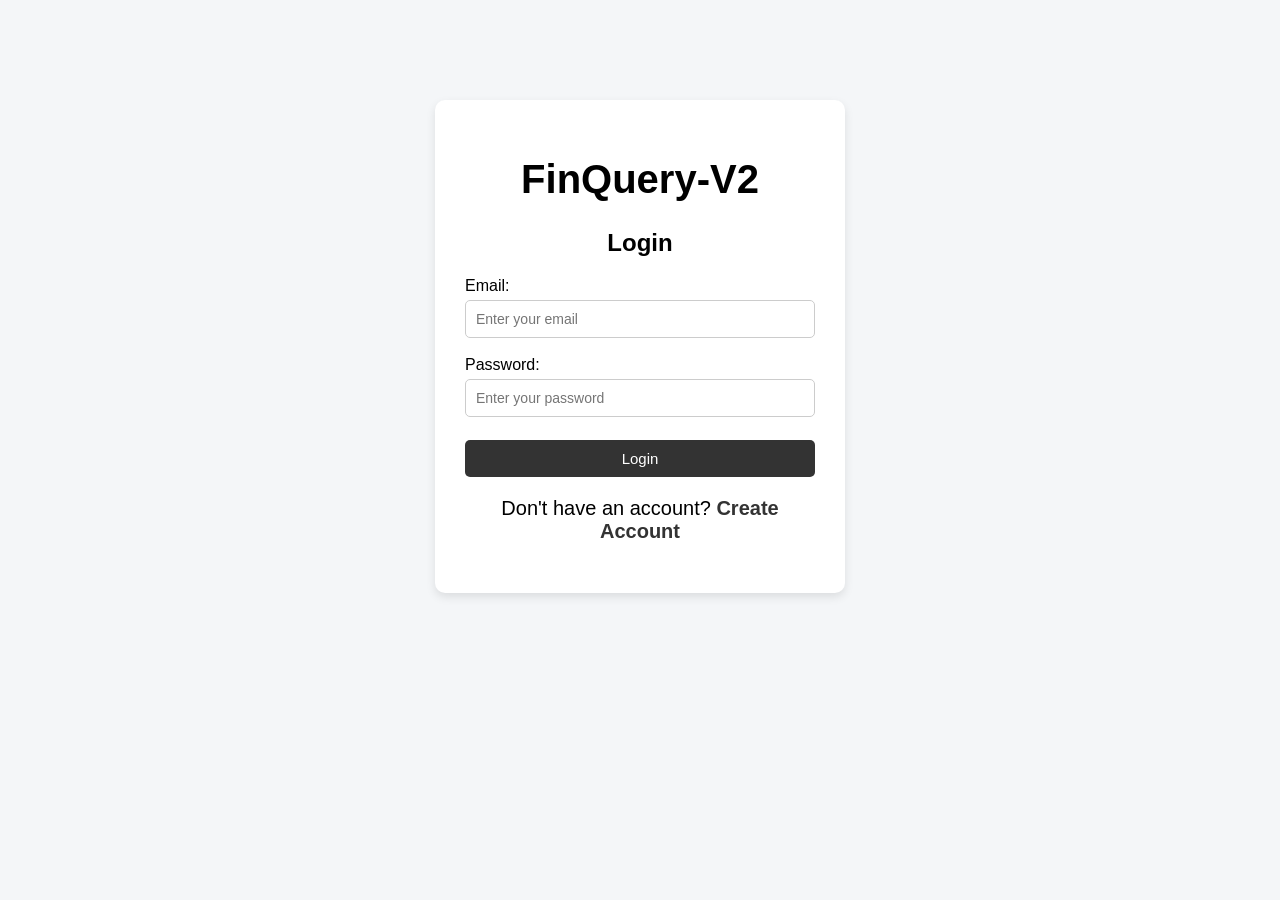
<file: frontend/add-transaction.html>
<!DOCTYPE html>
<html lang="en">

<head>
    <meta charset="UTF-8">
    <meta name="viewport" content="width=device-width, initial-scale=1.0">

    <title>FinQuery-V2 - Add Transaction</title>

    <link rel="stylesheet" href="style.css">
</head>

<body>

    <div class="dashboard-container">

        <!-- Sidebar -->
        <aside class="sidebar">

            <div class="logo-section">

                <div class="logo-icon">₹</div>

                <h1>FinQuery-V2</h1>

                <p>Financial Management</p>

            </div>


            <div class="sidebar-menu">

                <p class="menu-title">MAIN MENU</p>

                <a href="index.html" class="menu-item">
                    <span>⌂</span>
                    Dashboard
                </a>

                <a href="transactions.html" class="menu-item">
                    <span>▤</span>
                    Transactions
                </a>

                <a href="analysis.html" class="menu-item">
                    <span>◔</span>
                    Analysis
                </a>

                <a href="reports.html" class="menu-item">
                    <span>▥</span>
                    Reports
                </a>

                <a href="add-transaction.html" class="menu-item active">
                    <span>＋</span>
                    Add Transaction
                </a>

                <a href="import.html" class="menu-item">
                    <span>⇧</span>
                    Import Data
                </a>

            </div>


            <div class="budget-box">

                <small>MONTHLY BUDGET</small>

                <h3>₹9,699</h3>

                <p>of ₹15,000</p>

                <div class="budget-bar">
                    <div class="budget-progress"></div>
                </div>

                <small>65% used this month</small>

            </div>


            <div class="insight-box">

                <small>✧ AI INSIGHT</small>

                <p>Food spending is up 18% this month.</p>

            </div>


            <a href="login.html" class="logout">

                <span>↪</span>
                Logout

            </a>

        </aside>


        <!-- Main Content -->
        <main class="main-content">

            <div class="top-header">

                <div>
                    <h2>Add Transaction</h2>

                    <p>
                        Add a new financial transaction to your account.
                    </p>
                </div>

            </div>


            <!-- Add Transaction Section -->
            <section class="recent-section">

                <div class="section-header">

                    <div>
                        <h3>Transaction Details</h3>

                        <p>
                            Enter the details of your expense or income.
                        </p>
                    </div>

                </div>


                <form id="transactionForm" class="transaction-form">

                    <div class="form-group">

                        <label for="date">Date</label>

                        <input
                            type="date"
                            id="date"
                            required
                        >

                    </div>


                    <div class="form-group">

                        <label for="description">Description</label>

                        <input
                            type="text"
                            id="description"
                            placeholder="Enter description"
                            required
                        >

                    </div>


                    <div class="form-group">

                        <label for="category">Category</label>

                        <input
                            type="text"
                            id="category"
                            placeholder="Enter category"
                            required
                        >

                    </div>


                    <div class="form-group">

                        <label for="amount">Amount</label>

                        <input
                            type="number"
                            id="amount"
                            placeholder="Enter amount"
                            step="0.01"
                            required
                        >

                    </div>


                    <button type="submit" class="transaction-submit">
                        Add Transaction
                    </button>

                </form>

            </section>


            <div class="back-dashboard">

                <a href="index.html">
                    ← Back to Dashboard
                </a>

            </div>

        </main>

    </div>


    <script src="script.js"></script>

</body>

</html>
</file>
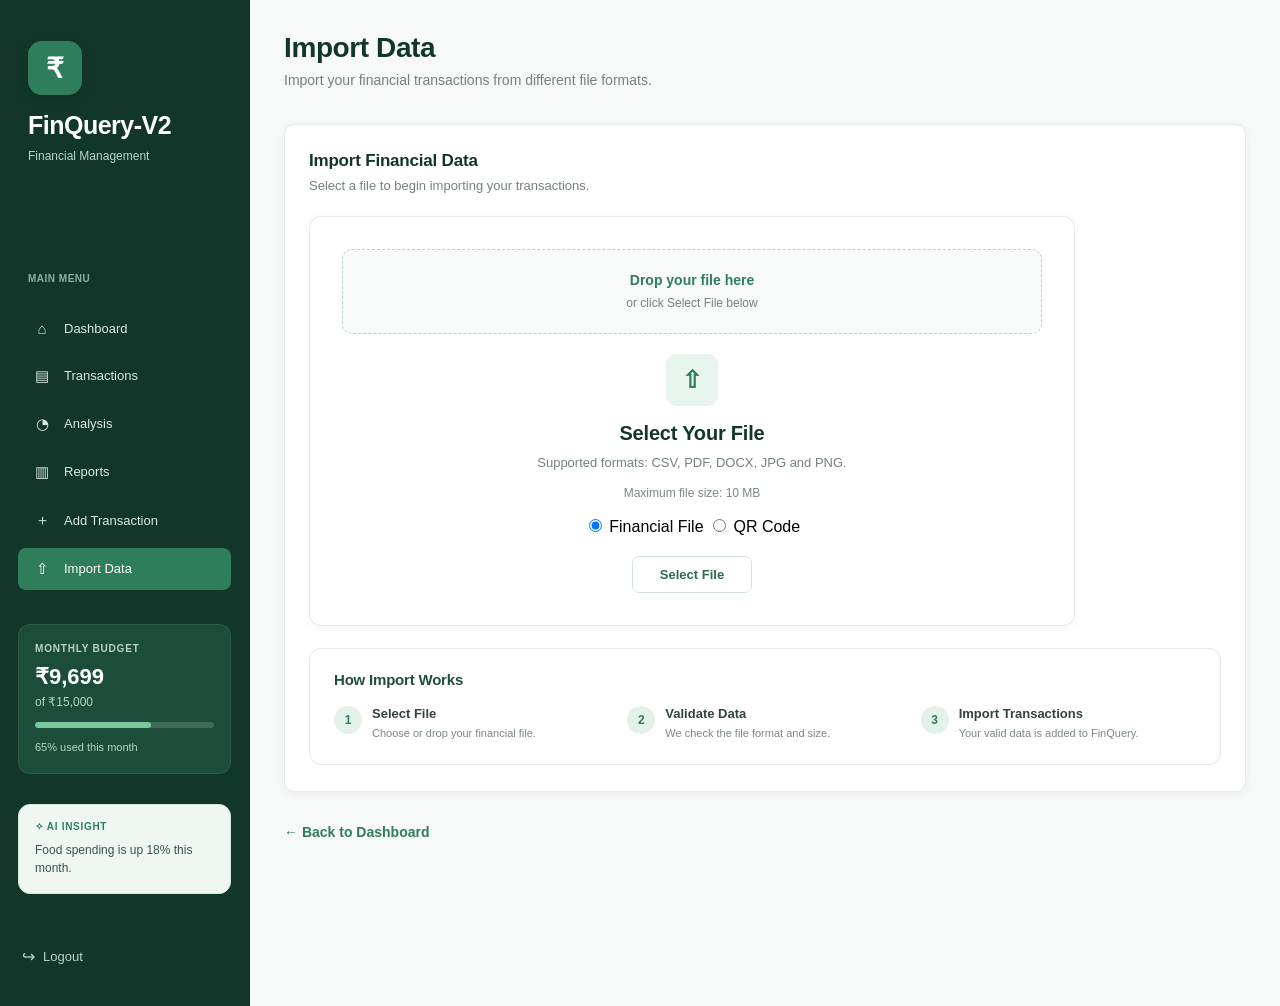
<file: frontend/import.html>
<!DOCTYPE html>
<html lang="en">

<head>

    <meta charset="UTF-8">

    <meta name="viewport" content="width=device-width, initial-scale=1.0">

    <title>FinQuery-V2 - Import Data</title>

    <link rel="stylesheet" href="style.css">

</head>


<body>

    <div class="dashboard-container">


        <!-- =========================================
             SIDEBAR
             ========================================= -->

        <aside class="sidebar">

            <div class="logo-section">

                <div class="logo-icon">₹</div>

                <h1>FinQuery-V2</h1>

                <p>Financial Management</p>

            </div>


            <div class="sidebar-menu">

                <p class="menu-title">MAIN MENU</p>


                <a href="index.html" class="menu-item">

                    <span>⌂</span>

                    Dashboard

                </a>


                <a href="transactions.html" class="menu-item">

                    <span>▤</span>

                    Transactions

                </a>


                <a href="analysis.html" class="menu-item">

                    <span>◔</span>

                    Analysis

                </a>


                <a href="reports.html" class="menu-item">

                    <span>▥</span>

                    Reports

                </a>


                <a href="add-transaction.html" class="menu-item">

                    <span>＋</span>

                    Add Transaction

                </a>


                <a href="import.html" class="menu-item active">

                    <span>⇧</span>

                    Import Data

                </a>

            </div>


            <div class="budget-box">

                <small>MONTHLY BUDGET</small>

                <h3>₹9,699</h3>

                <p>of ₹15,000</p>


                <div class="budget-bar">

                    <div class="budget-progress"></div>

                </div>


                <small>65% used this month</small>

            </div>


            <div class="insight-box">

                <small>✧ AI INSIGHT</small>

                <p>Food spending is up 18% this month.</p>

            </div>


            <a href="login.html" class="logout">

                <span>↪</span>

                Logout

            </a>

        </aside>



        <!-- =========================================
             MAIN CONTENT
             ========================================= -->

        <main class="main-content">


            <div class="top-header">

                <div>

                    <h2>Import Data</h2>

                    <p>
                        Import your financial transactions from different file formats.
                    </p>

                </div>

            </div>



            <!-- =========================================
                 IMPORT SECTION
                 ========================================= -->

            <section class="recent-section">


                <div class="section-header">

                    <div>

                        <h3>Import Financial Data</h3>

                        <p>
                            Select a file to begin importing your transactions.
                        </p>

                    </div>

                </div>


                <div class="import-card">


                    <!-- DROP AREA -->

                    <div
                        class="import-drop-area"
                        id="importDropArea"
                    >

                        <span>Drop your file here</span>

                        <small>
                            or click Select File below
                        </small>

                    </div>



                    <!-- IMPORT ICON -->

                    <div class="import-icon">

                        ⇧

                    </div>



                    <!-- TITLE -->

                    <h3>Select Your File</h3>



                    <!-- DESCRIPTION -->

                    <p>
                        Supported formats: CSV, PDF, DOCX, JPG and PNG.
                    </p>


                    <small class="import-file-limit">

                        Maximum file size: 10 MB

                    </small>



                    <!-- IMPORT TYPE -->

                    <div class="import-type-selector">

                        <label>

                            <input
                                type="radio"
                                name="importType"
                                value="normal"
                                checked
                            >

                            Financial File

                        </label>


                        <label>

                            <input
                                type="radio"
                                name="importType"
                                value="qr"
                            >

                            QR Code

                        </label>

                    </div>



                    <!-- FILE INPUT -->

                    <input
                        type="file"
                        id="importFile"
                    >



                    <!-- SELECTED FILE -->

                    <div
                        id="selectedFileBox"
                        class="selected-file-box"
                    >

                        <div class="selected-file-info">

                            <span class="selected-file-icon">

                                ✓

                            </span>


                            <div>

                                <strong id="selectedFileName"></strong>

                                <small id="selectedFileSize"></small>

                            </div>

                        </div>


                        <button
                            type="button"
                            id="removeFileButton"
                            class="remove-file-button"
                        >

                            Remove File

                        </button>

                    </div>



                    <!-- ACTION BUTTONS -->

                    <div class="import-actions">


                        <button
                            type="button"
                            class="import-button"
                            id="importButton"
                        >

                            Select File

                        </button>


                        <button
                            type="button"
                            class="import-submit-button"
                            id="importSubmitButton"
                        >

                            Import File

                        </button>

                    </div>



                    <!-- STATUS -->

                    <div
                        id="importStatus"
                        class="import-status"
                    ></div>


                </div>



                <!-- =========================================
                     IMPORT STEPS
                     ========================================= -->

                <div class="import-steps">


                    <h3>How Import Works</h3>


                    <div class="import-step-list">


                        <div class="import-step">

                            <span>1</span>

                            <div>

                                <strong>Select File</strong>

                                <small>
                                    Choose or drop your financial file.
                                </small>

                            </div>

                        </div>



                        <div class="import-step">

                            <span>2</span>

                            <div>

                                <strong>Validate Data</strong>

                                <small>
                                    We check the file format and size.
                                </small>

                            </div>

                        </div>



                        <div class="import-step">

                            <span>3</span>

                            <div>

                                <strong>Import Transactions</strong>

                                <small>
                                    Your valid data is added to FinQuery.
                                </small>

                            </div>

                        </div>


                    </div>

                </div>


            </section>



            <!-- BACK TO DASHBOARD -->

            <div class="back-dashboard">

                <a href="index.html">

                    ← Back to Dashboard

                </a>

            </div>


        </main>

    </div>



    <!-- =========================================
         JAVASCRIPT
         ========================================= -->

    <script>


        /* =========================================
           GET ELEMENTS
           ========================================= */

        const importFile =
            document.getElementById("importFile");

        const importButton =
            document.getElementById("importButton");

        const selectedFileName =
            document.getElementById("selectedFileName");

        const selectedFileBox =
            document.getElementById("selectedFileBox");

        const selectedFileSize =
            document.getElementById("selectedFileSize");

        const removeFileButton =
            document.getElementById("removeFileButton");

        const importDropArea =
            document.getElementById("importDropArea");

        const importCard =
            document.querySelector(".import-card");

        const importSubmitButton =
            document.getElementById("importSubmitButton");

        const importStatus =
            document.getElementById("importStatus");

        const importTypeInputs =
            document.querySelectorAll(
                'input[name="importType"]'
            );



        /* =========================================
           FILE VALIDATION
           ========================================= */

        function validateFile(file) {


            if (file.size > 10 * 1024 * 1024) {

                return "too_large";

            }


            const allowedExtensions = [

                ".csv",
                ".pdf",
                ".docx",
                ".jpg",
                ".jpeg",
                ".png"

            ];


            const fileName =
                file.name.toLowerCase();


            return allowedExtensions.some(
                function (extension) {

                    return fileName.endsWith(extension);

                }
            );

        }



        /* =========================================
           GET IMPORT TYPE
           ========================================= */

        function getImportType() {

            const selectedType =
                document.querySelector(
                    'input[name="importType"]:checked'
                );

            if (!selectedType) {

                return "normal";

            }

            return selectedType.value;

        }



        /* =========================================
           SHOW SELECTED FILE
           ========================================= */

        function showSelectedFile(file) {


            importStatus.classList.remove(
                "show"
            );


            selectedFileName.textContent =
                file.name;


            const fileSizeKB =
                (file.size / 1024).toFixed(1);


            selectedFileSize.textContent =
                fileSizeKB + " KB";


            selectedFileBox.classList.add(
                "show"
            );


            importSubmitButton.classList.add(
                "show"
            );

        }



        /* =========================================
           SELECT FILE BUTTON
           ========================================= */

        importButton.addEventListener(
            "click",
            function () {

                importFile.click();

            }
        );



        /* =========================================
           DROP AREA CLICK
           ========================================= */

        importDropArea.addEventListener(
            "click",
            function () {

                importFile.click();

            }
        );



        /* =========================================
           DRAG OVER
           ========================================= */

        importCard.addEventListener(
            "dragover",
            function (event) {

                event.preventDefault();

            }
        );



        /* =========================================
           FILE DROP
           ========================================= */

        importCard.addEventListener(
            "drop",
            function (event) {

                event.preventDefault();

                importCard.classList.remove(
                    "drag-active"
                );


                if (
                    event.dataTransfer.files.length > 0
                ) {


                    const file =
                        event.dataTransfer.files[0];


                    const validationResult =
                        validateFile(file);



                    if (
                        validationResult === "too_large"
                    ) {

                        selectedFileName.textContent =
                            "File is too large. Maximum allowed size is 10 MB.";

                        return;

                    }



                    if (!validationResult) {

                        selectedFileName.textContent =
                            "Unsupported file type. Please select CSV, PDF, DOCX, JPG or PNG.";

                        return;

                    }



                    importFile.files =
                        event.dataTransfer.files;


                    showSelectedFile(file);

                }

            }
        );



        /* =========================================
           DRAG ENTER
           ========================================= */

        importCard.addEventListener(
            "dragenter",
            function (event) {

                event.preventDefault();

                importCard.classList.add(
                    "drag-active"
                );

            }
        );



        /* =========================================
           DRAG LEAVE
           ========================================= */

        importCard.addEventListener(
            "dragleave",
            function (event) {

                event.preventDefault();

                importCard.classList.remove(
                    "drag-active"
                );

            }
        );



        /* =========================================
           FILE INPUT CHANGE
           ========================================= */

        importFile.addEventListener(
            "change",
            function () {


                if (
                    importFile.files.length === 0
                ) {

                    return;

                }


                const file =
                    importFile.files[0];


                const validationResult =
                    validateFile(file);



                if (
                    validationResult === "too_large"
                ) {

                    selectedFileName.textContent =
                        "File is too large. Maximum allowed size is 10 MB.";

                    importFile.value = "";

                    return;

                }



                if (!validationResult) {

                    selectedFileName.textContent =
                        "Unsupported file type. Please select CSV, PDF, DOCX, JPG or PNG.";

                    importFile.value = "";

                    return;

                }


                showSelectedFile(file);

            }
        );



        /* =========================================
           IMPORT TYPE CHANGE
           ========================================= */

        importTypeInputs.forEach(
            function (input) {

                input.addEventListener(
                    "change",
                    function () {

                        importStatus.textContent = "";

                        importStatus.classList.remove(
                            "show"
                        );

                    }
                );

            }
        );



        /* =========================================
           REMOVE FILE
           ========================================= */

        removeFileButton.addEventListener(
            "click",
            function () {


                importFile.value = "";


                selectedFileName.textContent = "";

                selectedFileSize.textContent = "";


                selectedFileBox.classList.remove(
                    "show"
                );


                importSubmitButton.classList.remove(
                    "show"
                );


                importSubmitButton.textContent =
                    "Import File";


                importSubmitButton.disabled =
                    false;


                importStatus.textContent = "";


                importStatus.classList.remove(
                    "show"
                );

            }
        );



        /* =========================================
           IMPORT FILE
           ========================================= */

        importSubmitButton.addEventListener(
            "click",
            async function (event) {


                event.preventDefault();

                event.stopPropagation();


                importStatus.classList.add(
                    "show"
                );



                /* =====================================
                   CHECK FILE
                   ===================================== */

                if (
                    importFile.files.length === 0
                ) {

                    importStatus.textContent =
                        "Please select a file first.";

                    return;

                }



                const file =
                    importFile.files[0];


                const importType =
                    getImportType();



                /* =====================================
                   CHECK QR FILE TYPE
                   ===================================== */

                const fileExtension =
                    file.name
                        .toLowerCase()
                        .split(".")
                        .pop();


                const isImage =
                    fileExtension === "png" ||
                    fileExtension === "jpg" ||
                    fileExtension === "jpeg";


                if (
                    importType === "qr" &&
                    !isImage
                ) {

                    importStatus.innerHTML =
                        "<strong>Import failed</strong><br>" +
                        "QR Code mode requires a JPG, JPEG or PNG image.";

                    return;

                }



                /* =====================================
                   PROCESSING STATE
                   ===================================== */

                importSubmitButton.textContent =
                    "Processing...";


                importSubmitButton.disabled =
                    true;


                importStatus.innerHTML =
                    "<strong>Processing file...</strong><br>" +
                    "Please wait while " +
                    file.name +
                    " is being imported.";



                /* =====================================
                   FORM DATA
                   ===================================== */

                const formData =
                    new FormData();


                formData.append(
                    "file",
                    file
                );



                /* =====================================
                   SELECT API ENDPOINT
                   ===================================== */

                let importUrl;



                if (
                    importType === "qr"
                ) {

                    importUrl =
                        "http://127.0.0.1:5000/api/import/qr";

                }


                else if (
                    fileExtension === "csv"
                ) {

                    importUrl =
                        "http://127.0.0.1:5000/api/import/csv";

                }


                else if (
                    fileExtension === "pdf"
                ) {

                    importUrl =
                        "http://127.0.0.1:5000/api/import/pdf";

                }


                else if (
                    fileExtension === "docx"
                ) {

                    importUrl =
                        "http://127.0.0.1:5000/api/import/docx";

                }


                else if (
                    fileExtension === "png" ||
                    fileExtension === "jpg" ||
                    fileExtension === "jpeg"
                ) {

                    importUrl =
                        "http://127.0.0.1:5000/api/import/image";

                }


                else {

                    importStatus.innerHTML =
                        "<strong>Import failed</strong><br>" +
                        "This file format is not connected yet.";

                    importSubmitButton.textContent =
                        "Import File";

                    importSubmitButton.disabled =
                        false;

                    return;

                }



                /* =====================================
                   SEND FILE TO BACKEND
                   ===================================== */

                try {


                    const response =
                        await fetch(
                            importUrl,
                            {
                                method: "POST",
                                credentials: "include",
                                body: formData
                            }
                        );


                    const result =
                        await response.json();



                    /* =================================
                       SUCCESS RESPONSE
                       ================================= */

                    if (
                        response.ok &&
                        result.success
                    ) {


                        /* =============================
                           QR CODE
                           ============================= */

                        if (
                            importType === "qr"
                        ) {

                            importStatus.innerHTML =
                                "<strong class=\"import-ready\">" +
                                "QR import successful" +
                                "</strong><br>" +
                                result.count +
                                " transaction imported successfully.";

                        }



                        /* =============================
                           CSV
                           ============================= */

                        else if (
                            fileExtension === "csv"
                        ) {

                            importStatus.innerHTML =
                                "<strong class=\"import-ready\">" +
                                "CSV import successful" +
                                "</strong><br>" +
                                result.count +
                                " transactions imported successfully.";

                        }



                        /* =============================
                           PDF
                           ============================= */

                        else if (
                            fileExtension === "pdf"
                        ) {

                            importStatus.innerHTML =
                                "<strong class=\"import-ready\">" +
                                "PDF import successful" +
                                "</strong><br>" +
                                result.count +
                                " transactions imported successfully.";

                        }



                        /* =============================
                           DOCX
                           ============================= */

                        else if (
                            fileExtension === "docx"
                        ) {

                            importStatus.innerHTML =
                                "<strong class=\"import-ready\">" +
                                "DOCX import successful" +
                                "</strong><br>" +
                                result.count +
                                " transactions imported successfully.";

                        }



                        /* =============================
                           IMAGE OCR
                           ============================= */

                        else if (
                            fileExtension === "png" ||
                            fileExtension === "jpg" ||
                            fileExtension === "jpeg"
                        ) {

                            importStatus.innerHTML =
                                "<strong class=\"import-ready\">" +
                                "Image import successful" +
                                "</strong><br>" +
                                result.count +
                                " transactions imported successfully.";

                        }

                    }



                    /* =================================
                       FAILED RESPONSE
                       ================================= */

                    else {

                        importStatus.innerHTML =
                            "<strong>Import failed</strong><br>" +
                            result.message;

                    }

                }



                /* =====================================
                   CONNECTION ERROR
                   ===================================== */

                catch (error) {

                    console.error(
                        "Import error:",
                        error
                    );


                    importStatus.innerHTML =
                        "<strong>Import failed</strong><br>" +
                        "Could not connect to the backend.";

                }



                /* =====================================
                   RESET BUTTON
                   ===================================== */

                importSubmitButton.textContent =
                    "Import File";


                importSubmitButton.disabled =
                    false;

            }

        );

    </script>

</body>

</html>
</file>
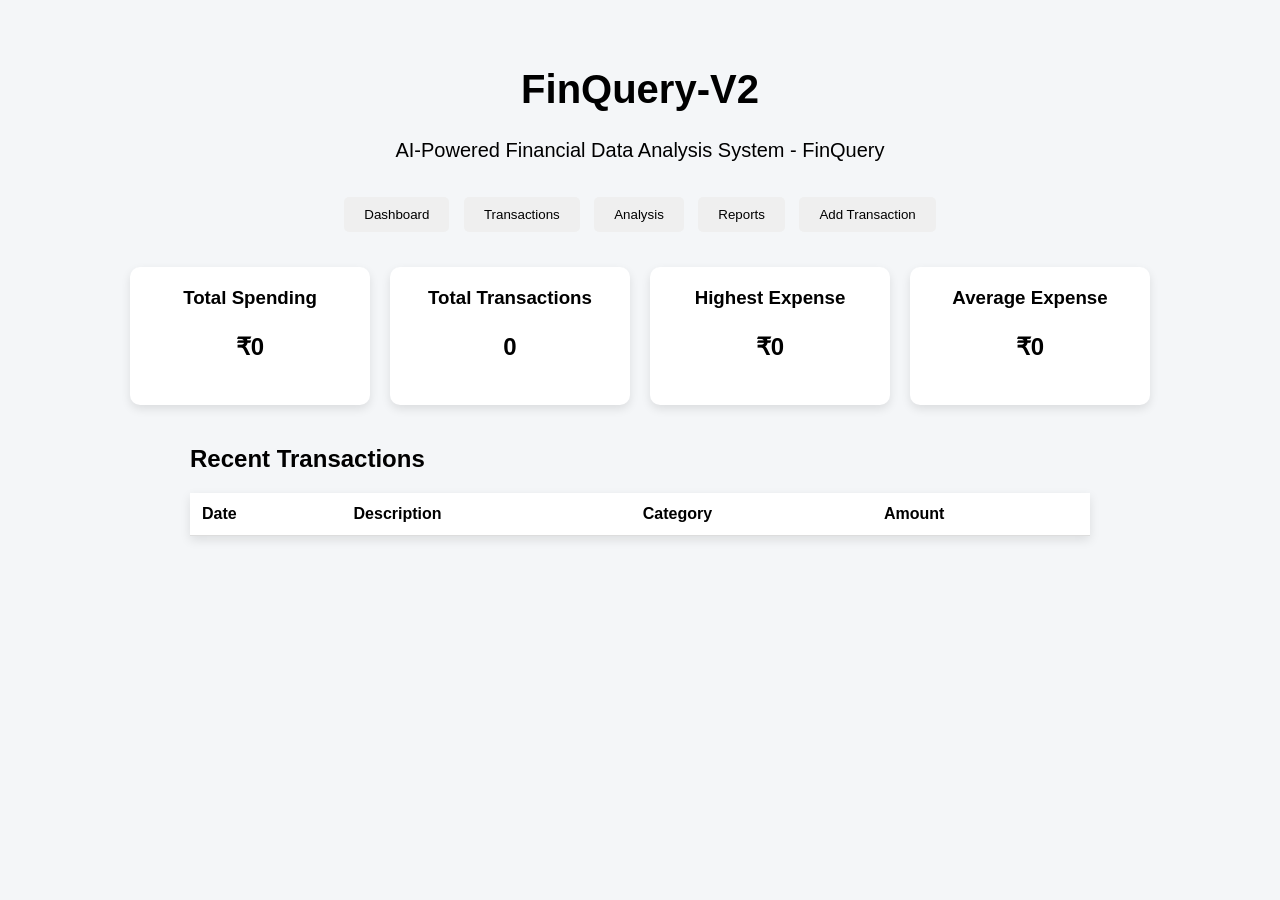
<file: frontend/index_old.html>
<!DOCTYPE html>
<html>
<head>
    <title>FinQuery-V2 - Dashboard</title>
    <link rel="stylesheet" href="style.css">
</head>

<body>

    <div class="dashboard">

        <h1>FinQuery-V2</h1>

        <p>AI-Powered Financial Data Analysis System - FinQuery</p>

        <div class="dashboard-menu">

            <button>Dashboard</button>
            <button onclick="window.location.href='transactions.html'">Transactions</button>
            <button onclick="window.location.href='analysis.html'">Analysis</button>
            <button onclick="window.location.href='reports.html'">Reports</button>
            <button onclick="window.location.href='add-transaction.html'">Add Transaction</button>

        </div>

        <div class="summary-cards">

            <div class="card">
                <h3>Total Spending</h3>
                <p id="totalSpending">₹0</p>
            </div>

            <div class="card">
                <h3>Total Transactions</h3>
                <p id="totalTransactions">0</p>
            </div>

            <div class="card">
                <h3>Highest Expense</h3>
                <p id="highestExpense">₹0</p>
            </div>

            <div class="card">
                <h3>Average Expense</h3>
                <p id="averageExpense">₹0</p>
            </div>

        </div>

        <div class="recent-transactions">

            <h2>Recent Transactions</h2>

            <table>

                <thead>
                    <tr>
                        <th>Date</th>
                        <th>Description</th>
                        <th>Category</th>
                        <th>Amount</th>
                    </tr>
                </thead>

                <tbody id="recentTransactions">
                </tbody>

            </table>

        </div>

    </div>

    <script src="script.js"></script>

</body>
</html>
</file>
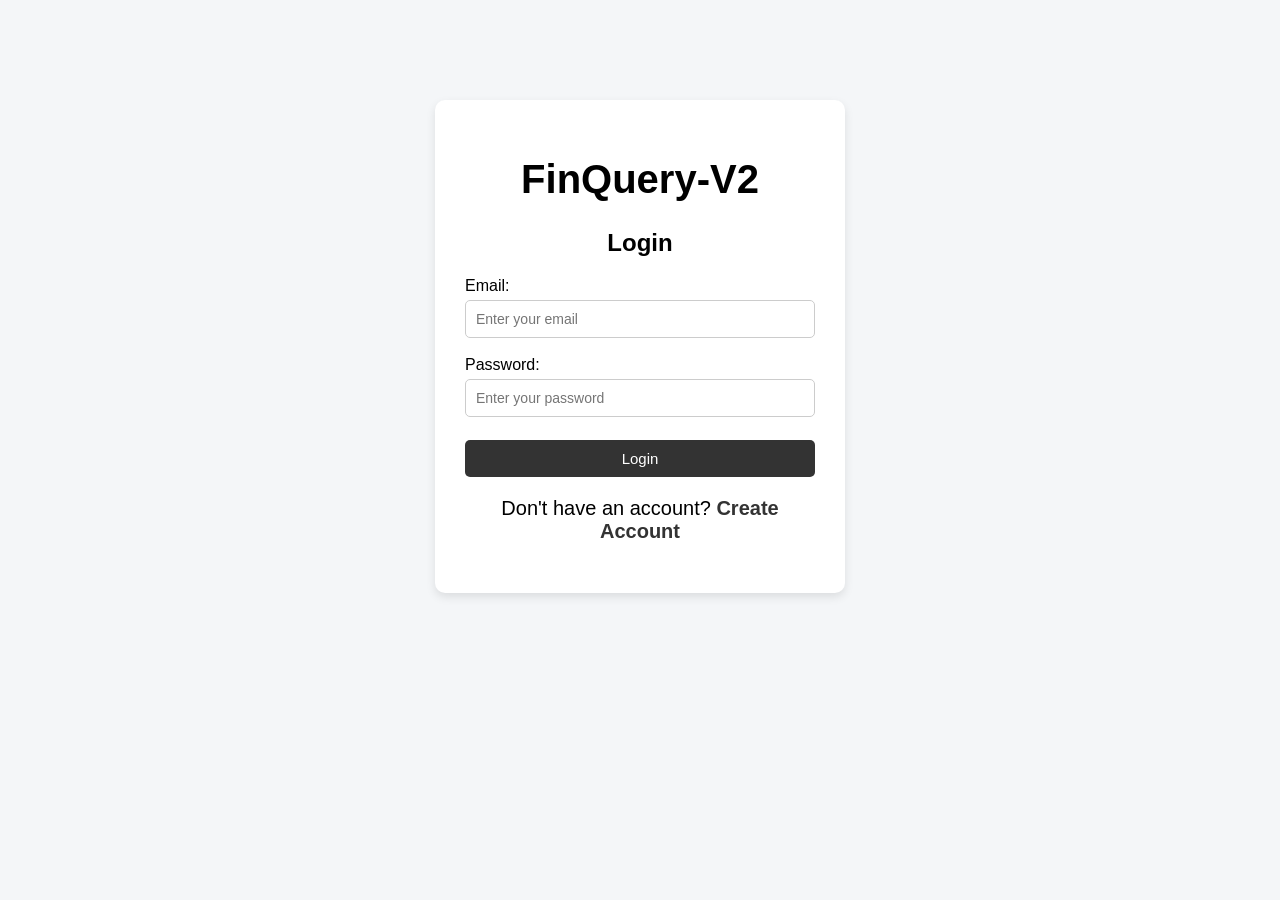
<file: frontend/login.html>
<!DOCTYPE html>
<html>
<head>
    <title>FinQuery-V2 - Login</title>
    <link rel="stylesheet" href="style.css">
</head>

<body>

    <div class="login-container">

        <h1>FinQuery-V2</h1>

        <h2>Login</h2>

        <form id="loginForm">

            <label>Email:</label>
            <br>
            <input type="email" id="email" placeholder="Enter your email">
            <br><br>

            <label>Password:</label>
            <br>
            <input type="password" id="password" placeholder="Enter your password">
            <br><br>

            <button type="submit">Login</button>

        </form>

        <p>Don't have an account? <a href="register.html">Create Account</a></p>

    </div>

    <script src="script.js"></script>

</body>
</html>
</file>
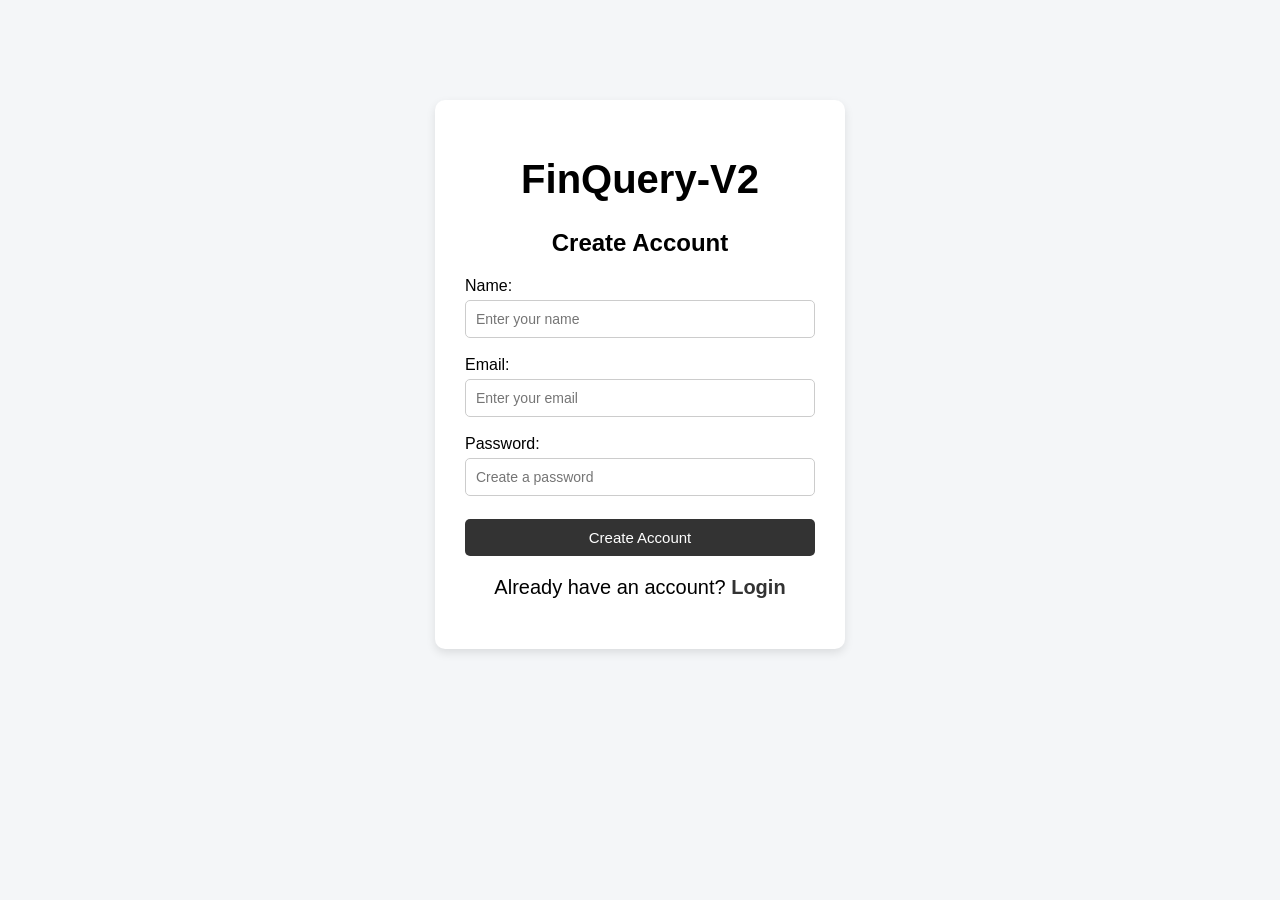
<file: frontend/register.html>
<!DOCTYPE html>
<html>
<head>
    <title>FinQuery-V2 - Create Account</title>
    <link rel="stylesheet" href="style.css">
</head>

<body>

    <div class="login-container">

        <h1>FinQuery-V2</h1>

        <h2>Create Account</h2>

        <form id="registerForm">

            <label>Name:</label>
            <br>
            <input type="text" id="name" placeholder="Enter your name">
            <br><br>

            <label>Email:</label>
            <br>
            <input type="email" id="email" placeholder="Enter your email">
            <br><br>

            <label>Password:</label>
            <br>
            <input type="password" id="password" placeholder="Create a password">
            <br><br>

            <button type="submit">Create Account</button>

        </form>
        <p>Already have an account? <a href="login.html">Login</a></p>

    </div>

    <script src="script.js"></script>
    
</body>
</html>
</file>
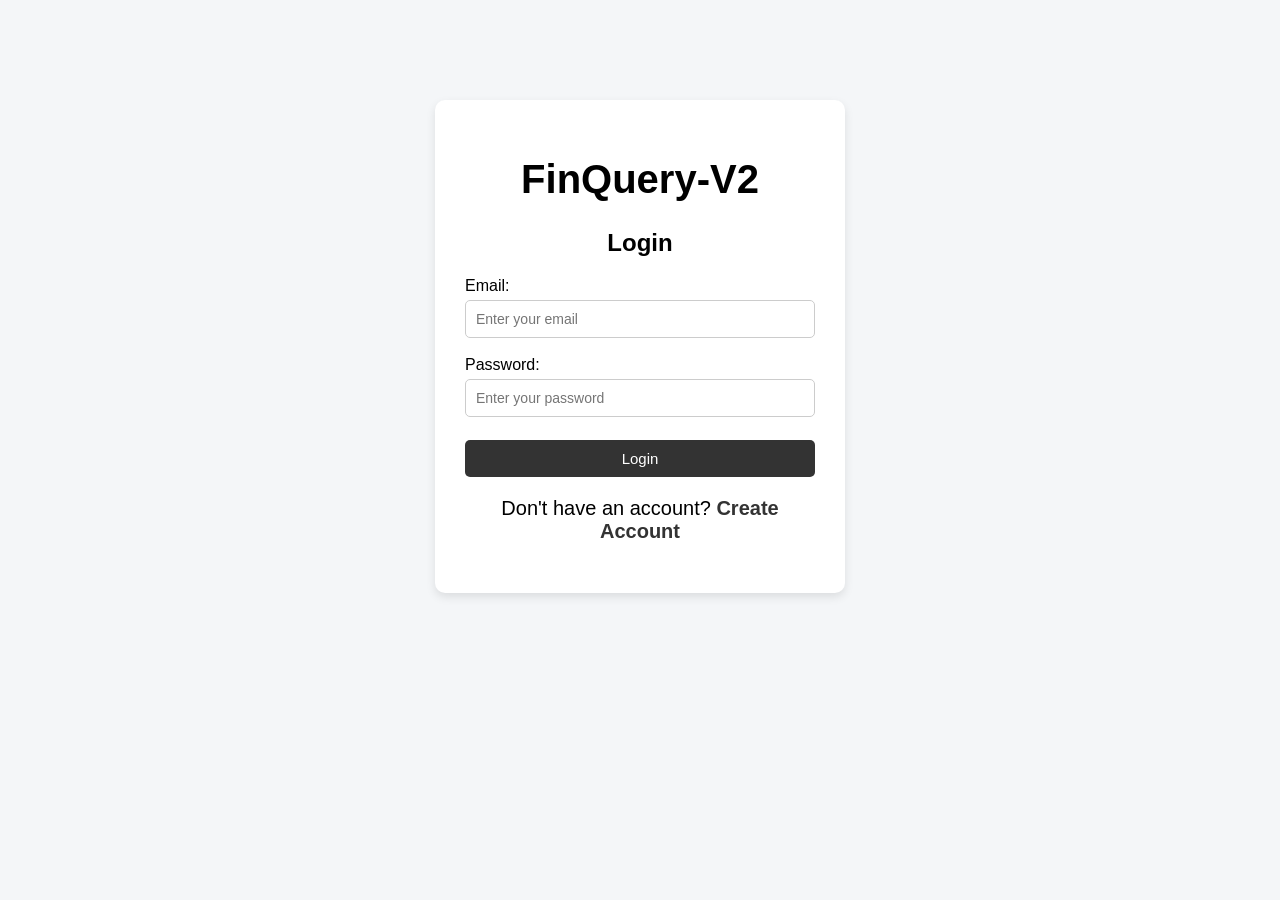
<file: frontend/reports.html>
<!DOCTYPE html>
<html lang="en">

<head>
    <meta charset="UTF-8">
    <meta name="viewport" content="width=device-width, initial-scale=1.0">

    <title>FinQuery-V2 - Reports</title>

    <link rel="stylesheet" href="style.css">
</head>

<body>

    <div class="dashboard-container">

        <!-- Sidebar -->
        <aside class="sidebar">

            <div class="logo-section">
                <div class="logo-icon">₹</div>
                <h1>FinQuery-V2</h1>
                <p>Financial Management</p>
            </div>

            <div class="sidebar-menu">

                <p class="menu-title">MAIN MENU</p>

                <a href="index.html" class="menu-item">
                    <span>⌂</span>
                    Dashboard
                </a>

                <a href="transactions.html" class="menu-item">
                    <span>▤</span>
                    Transactions
                </a>

                <a href="analysis.html" class="menu-item">
                    <span>◔</span>
                    Analysis
                </a>

                <a href="reports.html" class="menu-item active">
                    <span>▥</span>
                    Reports
                </a>

                <a href="add-transaction.html" class="menu-item">
                    <span>＋</span>
                    Add Transaction
                </a>

                <a href="import.html" class="menu-item">
                    <span>⇧</span>
                    Import Data
                </a>

            </div>

            <div class="budget-box">

                <small>MONTHLY BUDGET</small>

                <h3>₹9,699</h3>

                <p>of ₹15,000</p>

                <div class="budget-bar">
                    <div class="budget-progress"></div>
                </div>

                <small>65% used this month</small>

            </div>

            <div class="insight-box">

                <small>✧ AI INSIGHT</small>

                <p>Food spending is up 18% this month.</p>

            </div>

            <a href="login.html" class="logout">
                <span>↪</span>
                Logout
            </a>

        </aside>


        <!-- Main Content -->
        <main class="main-content">

            <div class="top-header">

                <div>

                    <h2>Financial Reports</h2>

                    <p>
                        View a summary of your financial transactions.
                    </p>

                </div>

            </div>


            <!-- Report Summary -->
            <section class="recent-section">

                <div class="section-header">

                    <div>

                        <h3>Financial Summary</h3>

                        <p>
                            Overview of your financial activity.
                        </p>

                    </div>

                </div>


                <div class="summary-cards">

                    <div class="summary-card">

                        <div class="summary-icon">₹</div>

                        <div>

                            <p>Total Spending</p>

                            <h3 id="reportTotal">₹0</h3>

                        </div>

                    </div>


                    <div class="summary-card">

                        <div class="summary-icon">#</div>

                        <div>

                            <p>Total Transactions</p>

                            <h3 id="reportTransactions">0</h3>

                        </div>

                    </div>


                    <div class="summary-card">

                        <div class="summary-icon">↑</div>

                        <div>

                            <p>Highest Expense</p>

                            <h3 id="reportHighest">₹0</h3>

                        </div>

                    </div>


                    <div class="summary-card">

                        <div class="summary-icon">≈</div>

                        <div>

                            <p>Average Expense</p>

                            <h3 id="reportAverage">₹0</h3>

                        </div>

                    </div>

                </div>

            </section>


            <!-- Transaction Report -->
            <section class="recent-section">

                <div class="section-header">

                    <div>

                        <h3>Transaction Report</h3>

                        <p>
                            Review your financial transactions.
                        </p>

                    </div>

                    <button id="exportReport">
                        Export CSV
                    </button>

                </div>


                <div class="table-container">

                    <table class="transaction-table">

                        <thead>

                            <tr>
                                <th>Date</th>
                                <th>Description</th>
                                <th>Category</th>
                                <th>Amount</th>
                            </tr>

                        </thead>

                        <tbody id="reportTransactionsList">
                        </tbody>

                    </table>

                </div>

            </section>


            <div class="back-dashboard">

                <a href="index.html">
                    ← Back to Dashboard
                </a>

            </div>

        </main>

    </div>


    <script src="script.js"></script>

</body>

</html>
</file>
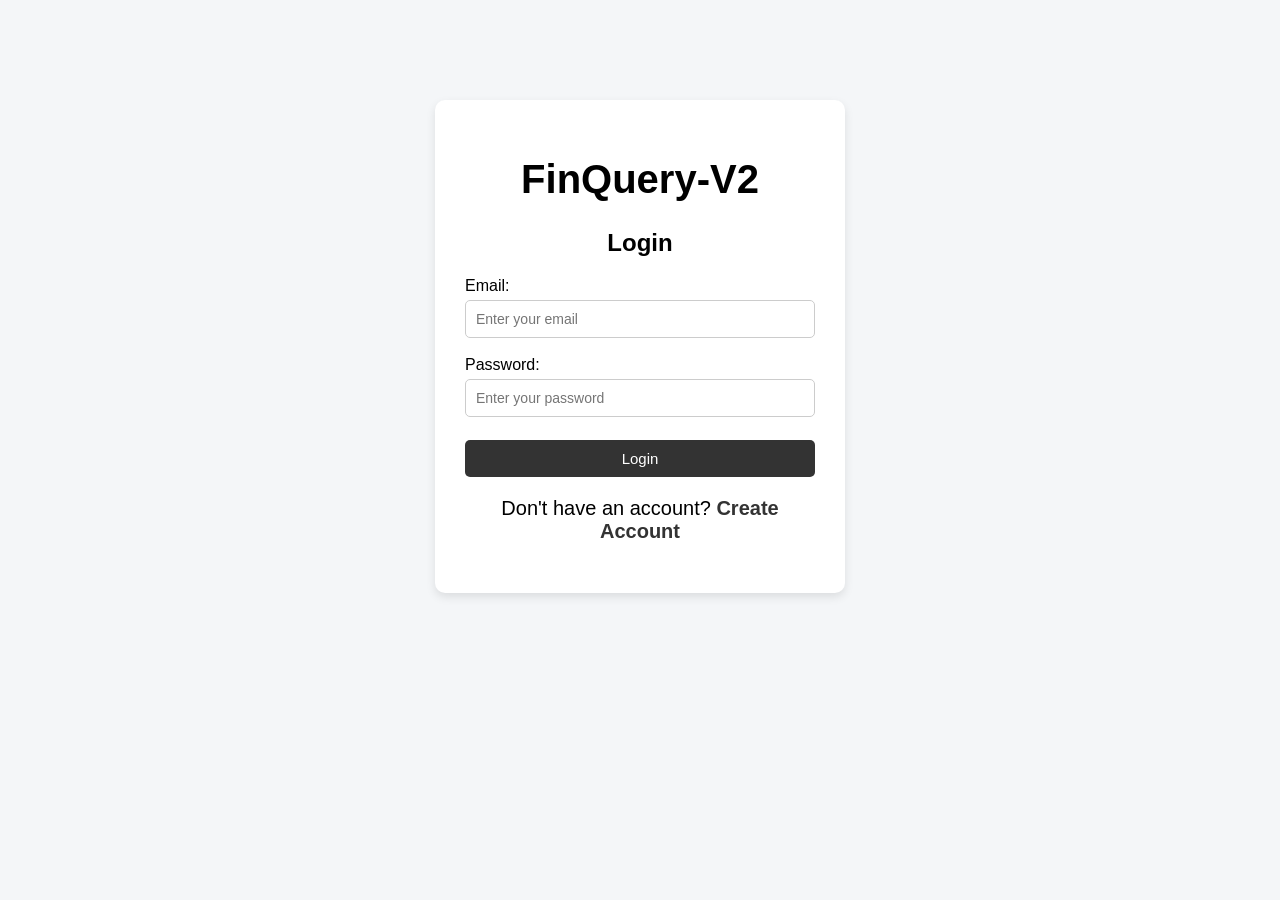
<file: frontend/transactions.html>
<!DOCTYPE html>
<html>
<head>
    <title>FinQuery-V2 - Transactions</title>
    <link rel="stylesheet" href="style.css">
</head>

<body>

    <div class="dashboard-container">

        <!-- Sidebar -->

        <aside class="sidebar">

            <div class="logo-section">

                <div class="logo-icon">₹</div>

                <h1>FinQuery-V2</h1>

                <p>Financial Management</p>

            </div>


            <div class="sidebar-menu">

                <p class="menu-title">MAIN MENU</p>

                <a href="index.html" class="menu-item">
                    <span>⌂</span>
                    Dashboard
                </a>

                <a href="transactions.html" class="menu-item active">
                    <span>▤</span>
                    Transactions
                </a>

                <a href="analysis.html" class="menu-item">
                    <span>◔</span>
                    Analysis
                </a>

                <a href="reports.html" class="menu-item">
                    <span>▥</span>
                    Reports
                </a>

                <a href="add-transaction.html" class="menu-item">
                    <span>＋</span>
                    Add Transaction
                </a>

                <a href="import.html" class="menu-item">
                    <span>⇧</span>
                    Import Data
                </a>

            </div>


            <!-- Monthly Budget -->

            <div class="budget-box">

                <small>MONTHLY BUDGET</small>

                <h3>₹9,699</h3>

                <p>of ₹15,000</p>

                <div class="budget-bar">

                    <div class="budget-progress"></div>

                </div>

                <small>65% used this month</small>

            </div>


            <!-- AI Insight -->

            <div class="insight-box">

                <small>✧ AI INSIGHT</small>

                <p>
                    Food spending is up 18% this month.
                </p>

            </div>


            <!-- Logout -->

            <a href="login.html" class="logout">

                <span>↪</span>

                Logout

            </a>

        </aside>


        <!-- Main Content -->

        <main class="main-content">

            <div class="top-header">

                <div>

                    <h2>Transactions</h2>

                    <p>
                        View and search your financial transactions
                    </p>

                </div>

            </div>


            <!-- Transactions Section -->

            <section class="recent-section">

                <div class="section-header">

                    <div>

                        <h3>All Transactions</h3>

                        <p>
                            Search and review your recorded expenses
                        </p>

                    </div>

                </div>


                <!-- Search -->

                <div class="transaction-search">

                    <input
                        type="text"
                        id="searchInput"
                        placeholder="Search transactions..."
                    >

                </div>


                <!-- Transaction Table -->

                <div class="transaction-table-container">

                    <table class="transaction-table">

                        <thead>

                            <tr>

                                <th>Date</th>

                                <th>Description</th>

                                <th>Category</th>

                                <th>Amount</th>

                            </tr>

                        </thead>

                        <tbody id="transactionsList">
                        </tbody>

                    </table>

                </div>

            </section>


            <div class="back-dashboard">

                <a href="index.html">
                    ← Back to Dashboard
                </a>

            </div>

        </main>

    </div>


    <script src="script.js"></script>

</body>
</html>
</file>
<file: frontend/style.css>
body {
    font-family: Arial, sans-serif;
    background-color: #f4f4f4;
    text-align: center;
    padding-top: 100px;
}

h1 {
    font-size: 40px;
}

p {
    font-size: 20px;
}

.login-container {
    width: 350px;
    margin: 100px auto;
    padding: 30px;
    background-color: white;
    border-radius: 10px;
    box-shadow: 0 4px 10px rgba(0, 0, 0, 0.1);
}

.login-container h1,
.login-container h2 {
    text-align: center;
}

.login-container input {
    width: 100%;
    padding: 10px;
    box-sizing: border-box;
}

.login-container button {
    width: 100%;
    padding: 10px;
    cursor: pointer;
}

.login-container p {
    text-align: center;
}

body {
    font-family: Arial, sans-serif;
    background-color: #f4f6f8;
    margin: 0;
    padding: 0;
}

.login-container input {
    border: 1px solid #ccc;
    border-radius: 5px;
    font-size: 14px;
    margin-top: 5px;
}

.login-container input:focus {
    outline: none;
    border-color: #333;
}

.login-container button {
    background-color: #333;
    color: white;
    border: none;
    border-radius: 5px;
    font-size: 15px;
    margin-top: 5px;
}

.login-container button:hover {
    background-color: #555;
}

.login-container a {
    color: #333;
    text-decoration: none;
    font-weight: bold;
}

.login-container a:hover {
    text-decoration: underline;
}

/* for dashboard */
.dashboard {
    padding: 40px;
    text-align: center;
}

.dashboard-menu {
    margin: 30px 0;
}

.dashboard-menu button {
    padding: 10px 20px;
    margin: 5px;
    border: none;
    border-radius: 5px;
    cursor: pointer;
}

.summary-cards {
    display: flex;
    justify-content: center;
    gap: 20px;
    flex-wrap: wrap;
}

.card {
    width: 200px;
    padding: 20px;
    background-color: white;
    border-radius: 10px;
    box-shadow: 0 4px 10px rgba(0, 0, 0, 0.1);
}

.card h3 {
    margin-top: 0;
}

.card p {
    font-size: 24px;
    font-weight: bold;
}

/* Recent Transactions Table*/
.recent-transactions {
    margin: 40px auto;
    max-width: 900px;
}

.recent-transactions h2 {
    text-align: left;
}

.recent-transactions table {
    width: 100%;
    border-collapse: collapse;
    background-color: white;
    box-shadow: 0 4px 10px rgba(0, 0, 0, 0.1);
}

.recent-transactions th,
.recent-transactions td {
    padding: 12px;
    border-bottom: 1px solid #ddd;
    text-align: left;
}

.recent-transactions th {
    font-weight: bold;
}

/* Transaction Page*/
#searchInput {
    width: 300px;
    padding: 10px;
    border: 1px solid #ccc;
    border-radius: 5px;
    font-size: 14px;
}

.transaction-table {
    width: 90%;
    max-width: 900px;
    margin: 20px auto;
    border-collapse: collapse;
    background-color: white;
    box-shadow: 0 4px 10px rgba(0, 0, 0, 0.1);
}

.transaction-table th,
.transaction-table td {
    padding: 12px;
    border-bottom: 1px solid #ddd;
    text-align: left;
}

.transaction-table th {
    font-weight: bold;
}

/* =========================================
   NEW FINQUERY-V2 DASHBOARD
   ========================================= */

.dashboard-container {
    display: flex;
    min-height: 100vh;
    background-color: #f5f7fb;
}

/* Sidebar */

.sidebar {
    width: 250px;
    min-height: 100vh;
    background-color: #111827;
    color: white;
    padding: 25px 18px;
    box-sizing: border-box;

    display: flex;
    flex-direction: column;
}

/* Logo */

.logo-section {
    padding: 5px 10px 25px;
}

.logo-icon {
    width: 38px;
    height: 38px;
    background-color: #2563eb;
    border-radius: 10px;

    display: flex;
    align-items: center;
    justify-content: center;

    font-size: 22px;
    font-weight: bold;

    margin-bottom: 12px;
}

.logo-section h1 {
    font-size: 21px;
    margin: 0 0 8px;
}

.logo-section p {
    font-size: 11px;
    line-height: 1.5;
    color: #9ca3af;
    margin: 0;
}

/* Menu title */

.menu-title {
    font-size: 10px;
    color: #6b7280;
    font-weight: bold;
    letter-spacing: 1px;

    padding: 10px;
    margin-bottom: 8px;
}

/* Sidebar menu */

.sidebar-menu {
    display: flex;
    flex-direction: column;
    gap: 6px;
}

.menu-item {
    display: flex;
    align-items: center;
    gap: 12px;

    padding: 12px 14px;

    color: #d1d5db;
    text-decoration: none;

    border-radius: 8px;

    font-size: 14px;
}

.menu-item span {
    width: 20px;
    text-align: center;
}

.menu-item:hover {
    background-color: #1f2937;
    color: white;
}

.menu-item.active {
    background-color: #2563eb;
    color: white;
}

/* Bottom section */

.sidebar-bottom {
    margin-top: auto;
}

/* Budget */

.budget-box {
    background-color: #1f2937;
    padding: 16px;
    border-radius: 10px;
    margin-bottom: 12px;
}

.budget-box small {
    color: #9ca3af;
    font-size: 9px;
}

.budget-box h3 {
    margin: 8px 0 2px;
    font-size: 22px;
}

.budget-box p {
    margin: 0 0 12px;
    font-size: 11px;
    color: #9ca3af;
}

.budget-bar {
    width: 100%;
    height: 6px;
    background-color: #374151;
    border-radius: 10px;
    overflow: hidden;
    margin-bottom: 8px;
}

.budget-progress {
    width: 65%;
    height: 100%;
    background-color: #2563eb;
}

/* AI Insight */

.insight-box {
    background-color: #172554;
    padding: 14px;
    border-radius: 10px;
    margin-bottom: 15px;
}

.insight-box small {
    color: #93c5fd;
    font-size: 9px;
    font-weight: bold;
}

.insight-box p {
    color: #dbeafe;
    font-size: 11px;
    line-height: 1.5;
    margin: 8px 0 0;
}

/* Logout */

.logout {
    display: flex;
    align-items: center;
    gap: 10px;

    padding: 11px 14px;

    color: #9ca3af;
    text-decoration: none;

    border-radius: 8px;

    font-size: 13px;
}

.logout:hover {
    background-color: #1f2937;
    color: white;
}

/* =========================================
   MAIN DASHBOARD CONTENT
   ========================================= */

.main-content {
    flex: 1;
    padding: 35px;
    box-sizing: border-box;
}

/* Top Header */

.top-header {
    display: flex;
    justify-content: space-between;
    align-items: center;

    margin-bottom: 30px;
}

.top-header h2 {
    margin: 0 0 6px;
    font-size: 28px;
    color: #111827;
}

.top-header p {
    margin: 0;
    font-size: 13px;
    color: #6b7280;
}

/* User Section */

.user-section {
    display: flex;
    align-items: center;
    gap: 10px;
}

.user-section > span {
    width: 40px;
    height: 40px;

    display: flex;
    align-items: center;
    justify-content: center;

    background-color: #e5e7eb;
    border-radius: 50%;
}

.user-section strong {
    display: block;
    font-size: 13px;
    color: #111827;
}

.user-section small {
    display: block;
    margin-top: 3px;
    font-size: 11px;
    color: #6b7280;
}

/* =========================================
   SUMMARY CARDS
   ========================================= */

.summary-grid {
    display: grid;
    grid-template-columns: repeat(4, 1fr);
    gap: 18px;
}

.summary-card {
    background-color: white;
    padding: 22px;
    border-radius: 12px;

    box-shadow: 0 2px 8px rgba(0, 0, 0, 0.05);

    box-sizing: border-box;
}

.summary-card p {
    margin: 0 0 12px;
    font-size: 12px;
    color: #6b7280;
}

.summary-card h3 {
    margin: 0 0 8px;
    font-size: 24px;
    color: #111827;
}

.summary-card span {
    font-size: 11px;
    color: #9ca3af;
}

/* =========================================
   MONTHLY SPENDING
   ========================================= */

.monthly-section {
    background-color: white;
    margin-top: 22px;
    padding: 22px;
    border-radius: 12px;

    box-shadow: 0 2px 8px rgba(0, 0, 0, 0.05);
}

.section-header {
    display: flex;
    justify-content: space-between;
    align-items: center;

    margin-bottom: 20px;
}

.section-header h3 {
    margin: 0 0 5px;
    font-size: 17px;
    color: #111827;
}

.section-header p {
    margin: 0;
    font-size: 11px;
    color: #6b7280;
}

.section-header select {
    padding: 8px 12px;

    border: 1px solid #e5e7eb;
    border-radius: 6px;

    background-color: white;
    color: #374151;

    font-size: 11px;
}

.chart-placeholder {
    height: 250px;

    display: flex;
    align-items: center;
    justify-content: center;

    background-color: #f9fafb;
    border-radius: 8px;

    color: #9ca3af;
    font-size: 13px;
} 

/* =========================================
   SPENDING CHART
   ========================================= */

.spending-chart {
    height: 250px;

    display: flex;
    align-items: flex-end;
    justify-content: space-around;

    gap: 12px;

    padding: 20px 10px 5px;
    box-sizing: border-box;
}

.chart-bar {
    height: 100%;

    display: flex;
    flex-direction: column;
    justify-content: flex-end;
    align-items: center;

    flex: 1;
    gap: 8px;
}

.chart-bar span {
    order: 2;

    font-size: 10px;
    color: #6b7280;
}

.bar {
    width: 100%;
    max-width: 32px;
    height: 190px;

    display: flex;
    align-items: flex-end;

    background-color: #eef2ff;

    border-radius: 6px 6px 0 0;
}

.bar-fill {
    width: 100%;

    background-color: #2563eb;

    border-radius: 6px 6px 0 0;
}

/* =========================================
   SPENDING BY CATEGORY
   ========================================= */

.category-section {
    background-color: white;

    margin-top: 22px;

    padding: 22px;

    border-radius: 12px;

    box-shadow: 0 2px 8px rgba(0, 0, 0, 0.05);
}

.category-list {
    margin-top: 10px;
}

.category-item {
    margin-bottom: 18px;
}

.category-info {
    display: flex;
    justify-content: space-between;
    align-items: center;

    margin-bottom: 7px;
}

.category-info span {
    font-size: 12px;
    color: #374151;
}

.category-info strong {
    font-size: 12px;
    color: #111827;
}

.category-bar {
    width: 100%;
    height: 7px;

    background-color: #eef2f7;

    border-radius: 10px;

    overflow: hidden;
}

.category-progress {
    height: 100%;

    background-color: #2563eb;

    border-radius: 10px;
}

/* =========================================
   RECENT TRANSACTIONS
   ========================================= */

.recent-section {
    background-color: white;

    margin-top: 22px;

    padding: 22px;

    border-radius: 12px;

    box-shadow: 0 2px 8px rgba(0, 0, 0, 0.05);

    margin-bottom: 30px;
}

.view-all {
    color: #2563eb;

    text-decoration: none;

    font-size: 12px;

    font-weight: bold;
}

.view-all:hover {
    text-decoration: underline;
}

.dashboard-table {
    width: 100%;

    border-collapse: collapse;

    margin-top: 15px;
}

.dashboard-table th {
    padding: 12px;

    text-align: left;

    font-size: 11px;

    color: #6b7280;

    background-color: #f9fafb;
}

.dashboard-table td {
    padding: 14px 12px;

    border-bottom: 1px solid #f0f0f0;

    font-size: 12px;

    color: #374151;
}

.dashboard-table tr:last-child td {
    border-bottom: none;
}

.dashboard-table td:last-child {
    font-weight: bold;

    color: #111827;
}

/* =========================================
   RESPONSIVE DESIGN
   ========================================= */

@media (max-width: 1000px) {

    .summary-grid {
        grid-template-columns: repeat(2, 1fr);
    }

}

/* SIDE-BY-SIDE CHARTS */

.charts-row {
    display: grid;
    grid-template-columns: 2fr 1fr;
    gap: 22px;
    margin-top: 22px;
}

.charts-row .monthly-section,
.charts-row .category-section {
    margin-top: 0;
}

@media (max-width: 1000px) {

    .charts-row {
        grid-template-columns: 1fr;
    }

}

/* =========================================
   DYNAMIC DASHBOARD LAYOUT
   ========================================= */

.main-content {
    width: 100%;
    min-width: 0;
}

/* Summary cards automatically adjust */
.summary-grid {
    grid-template-columns: repeat(
        auto-fit,
        minmax(220px, 1fr)
    );
}

/* Monthly + Category sections */
.charts-row {
    grid-template-columns:
        minmax(0, 2fr)
        minmax(280px, 1fr);
}

/* Prevent content from forcing boxes wider */
.monthly-section,
.category-section,
.recent-section {
    min-width: 0;
    box-sizing: border-box;
}

/* Charts use the available box size */
.spending-chart,
.category-chart {
    width: 100%;
    max-width: 100%;
    box-sizing: border-box;
}

/* Monthly chart */
.spending-chart {
    position: relative;
    height: 280px;
}

/* Category chart */
.category-chart {
    position: relative;
    height: 280px;
}


/* =========================================
   TABLET
   ========================================= */

@media (max-width: 1000px) {

    .sidebar {
        width: 220px;
    }

    .main-content {
        padding: 25px;
    }

    .charts-row {
        grid-template-columns: 1fr;
    }

}


/* =========================================
   MOBILE
   ========================================= */

@media (max-width: 700px) {

    .dashboard-container {
        flex-direction: column;
    }

    .sidebar {
        width: 100%;
        min-width: 0;
        min-height: auto;
    }

    .sidebar-menu {
        flex-direction: row;
        flex-wrap: wrap;
        gap: 8px;
    }
    .menu-item {
        flex: 1;
        min-width: 120px;
    }

    .main-content {
        padding: 18px;
    }

    .top-header {
        flex-direction: column;
        align-items: flex-start;
        gap: 15px;
    }

    .summary-grid {
        grid-template-columns: 1fr;
        gap: 12px;
    }

    .charts-row {
        grid-template-columns: 1fr;
        gap: 12px;
    }

    .spending-chart,
    .category-chart {
        height: 230px;
    }

    .recent-section {
        overflow-x: auto;
        padding: 16px;
    }

    .dashboard-table {
        min-width: 560px;
    }

}

/* =========================================
   FINQUERY-V2 DASHBOARD - GREEN THEME
   ========================================= */

.dashboard-container {
    background-color: #f4f7f5;
}

.sidebar {
    background-color: #12372a;
}

.logo-icon {
    background-color: #2e7d5b;
}

.menu-item.active {
    background-color: #2e7d5b;
}

.menu-item:hover {
    background-color: #1b4d3a;
}

.budget-box {
    background-color: #174632;
}

.budget-progress {
    background-color: #4caf50;
}

.insight-box {
    background-color: #e8f5ee;
}

.insight-box small {
    color: #2e7d5b;
}

.insight-box p {
    color: #234b39;
}

.view-all {
    color: #2e7d5b;
}

/* Dashboard alignment */

body {
    margin: 0;
    padding: 0;
    text-align: left;
}

.dashboard-container {
    width: 100%;
    min-height: 100vh;
}

/* =========================================
   STEP 3 - FINANCIAL SIDEBAR
   ========================================= */

.sidebar {
    width: 250px;
    background-color: #12372a;
    padding: 28px 18px;
    border-right: 1px solid #0d2b21;
}

.logo-section {
    padding: 5px 10px 30px;
}

.logo-icon {
    width: 42px;
    height: 42px;
    background-color: #2e7d5b;
    border-radius: 10px;
    font-size: 22px;
}

.logo-section h1 {
    font-size: 21px;
    margin-top: 10px;
}

.logo-section p {
    color: #a8c7b8;
}

.menu-title {
    color: #8eaf9f;
}

.menu-item {
    padding: 12px 14px;
    border-radius: 8px;
    color: #d9e8e1;
}

.menu-item:hover {
    background-color: #1b4d3a;
}

.menu-item.active {
    background-color: #2e7d5b;
    color: white;
}

.budget-box {
    background-color: #174632;
    border: 1px solid #2e7d5b;
}

.insight-box {
    background-color: #e8f5ee;
}

.logout {
    color: #a8c7b8;
}

.logout:hover {
    background-color: #1b4d3a;
    color: white;
}

/* =========================================
   STEP 4 - MAIN DASHBOARD AREA
   ========================================= */

.main-content {
    background-color: #f4f7f5;
    padding: 35px;
}

.top-header {
    margin-bottom: 30px;
}

.top-header h2 {
    font-size: 28px;
    color: #12372a;
    font-weight: 600;
}

.top-header p {
    color: #66756e;
    font-size: 13px;
}

.user-section > span {
    background-color: #dcefe5;
}

.user-section strong {
    color: #12372a;
}

.user-section small {
    color: #708078;
}

/* =========================================
   STEP 5 - SUMMARY CARDS
   ========================================= */

.summary-grid {
    gap: 18px;
}

.summary-card {
    background-color: #ffffff;
    padding: 22px;
    border: 1px solid #e2ebe6;
    border-radius: 10px;
    box-shadow: 0 2px 8px rgba(18, 55, 42, 0.06);
    transition: transform 0.2s ease, box-shadow 0.2s ease;
}

.summary-card:hover {
    transform: translateY(-2px);
    box-shadow: 0 5px 14px rgba(18, 55, 42, 0.10);
}

.summary-card p {
    color: #66756e;
    font-size: 12px;
    margin-bottom: 10px;
}

.summary-card h3 {
    color: #12372a;
    font-size: 25px;
    font-weight: 600;
}

.summary-card span {
    color: #819088;
}

/* =========================================
   STEP 6 - CHART SECTIONS
   ========================================= */

.monthly-section,
.category-section {
    background-color: #ffffff;
    border: 1px solid #e2ebe6;
    border-radius: 10px;
    box-shadow: 0 2px 8px rgba(18, 55, 42, 0.06);
}

.section-header h3 {
    color: #12372a;
    font-size: 17px;
    font-weight: 600;
}

.section-header p {
    color: #74827c;
}

.section-header select {
    border: 1px solid #d6e2dc;
    background-color: #ffffff;
    color: #345047;
    border-radius: 6px;
}

.section-header select:focus {
    outline: none;
    border-color: #2e7d5b;
}

.spending-chart,
.category-chart {
    height: 280px;
}

/* =========================================
   STEP 7 - RECENT TRANSACTIONS
   ========================================= */

.recent-section {
    background-color: #ffffff;
    border: 1px solid #e2ebe6;
    border-radius: 10px;
    box-shadow: 0 2px 8px rgba(18, 55, 42, 0.06);
    margin-top: 22px;
    padding: 22px;
}

.dashboard-table {
    width: 100%;
    border-collapse: collapse;
    margin-top: 15px;
}

.dashboard-table th {
    padding: 13px 12px;
    text-align: left;
    font-size: 11px;
    font-weight: 600;
    color: #64736c;
    background-color: #f5f8f6;
    border-bottom: 1px solid #e1e9e5;
}

.dashboard-table td {
    padding: 14px 12px;
    font-size: 12px;
    color: #394b43;
    border-bottom: 1px solid #edf1ef;
}

.dashboard-table tr:hover td {
    background-color: #f7faf8;
}

.dashboard-table tr:last-child td {
    border-bottom: none;
}

.dashboard-table td:last-child {
    color: #12372a;
    font-weight: 600;
}

.view-all {
    color: #2e7d5b;
    font-weight: 600;
}

.view-all:hover {
    color: #1f6245;
}

/* =========================================
   STEP 8 - MONTHLY BUDGET
   ========================================= */

.budget-box {
    background-color: #174632;
    border: 1px solid #285f49;
    padding: 16px;
    border-radius: 10px;
}

.budget-box small {
    color: #a8c7b8;
}

.budget-box h3 {
    color: #ffffff;
    font-size: 22px;
    margin: 8px 0 2px;
}

.budget-box p {
    color: #a8c7b8;
}

.budget-bar {
    background-color: #285f49;
}

.budget-progress {
    background-color: #62b889;
}

/* =========================================
   STEP 9 - AI INSIGHT
   ========================================= */

.insight-box {
    background-color: #e8f5ee;
    border: 1px solid #cce5d6;
    padding: 14px;
    border-radius: 10px;
}

.insight-box small {
    color: #2e7d5b;
    font-weight: 600;
}

.insight-box p {
    color: #315646;
    font-size: 11px;
    line-height: 1.5;
    margin-top: 8px;
}

/* =========================================
   STEP 10 - RESPONSIVE DASHBOARD
   ========================================= */

@media (max-width: 1000px) {

    .sidebar {
        width: 220px;
    }

    .main-content {
        padding: 25px;
    }

    .summary-grid {
        grid-template-columns: repeat(2, 1fr);
    }

    .charts-row {
        grid-template-columns: 1fr;
    }
}

@media (max-width: 700px) {

    .dashboard-container {
        flex-direction: column;
    }

    .sidebar {
        width: 100%;
        min-height: auto;
    }

    .sidebar-menu {
        flex-direction: row;
        flex-wrap: wrap;
    }

    .menu-item {
        flex: 1;
        min-width: 120px;
    }

    .main-content {
        padding: 18px;
    }

    .top-header {
        flex-direction: column;
        align-items: flex-start;
        gap: 15px;
    }

    .summary-grid {
        grid-template-columns: 1fr;
    }

    .charts-row {
        grid-template-columns: 1fr;
    }

    .spending-chart,
    .category-chart {
        height: 250px;
    }

    .recent-section {
        overflow-x: auto;
    }

    .dashboard-table {
        min-width: 600px;
    }
}

.top-header h2 {
    letter-spacing: -0.3px;
}

.main-content {
    background: #f7f9f8;
}

.summary-card p {
    letter-spacing: 0.2px;
}

.summary-card h3 {
    letter-spacing: -0.4px;
}

.summary-card h3 {
    margin-top: 4px;
}

.summary-card:hover {
    transform: translateY(-3px);
    box-shadow: 0 6px 16px rgba(18, 55, 42, 0.12);
}

.monthly-section,
.category-section {
    transition: box-shadow 0.2s ease, transform 0.2s ease;
}

.monthly-section:hover,
.category-section:hover {
    transform: translateY(-2px);
    box-shadow: 0 5px 14px rgba(18, 55, 42, 0.10);
}

.recent-section {
    transition: box-shadow 0.2s ease, transform 0.2s ease;
}

.recent-section:hover {
    transform: translateY(-2px);
    box-shadow: 0 5px 14px rgba(18, 55, 42, 0.10);
}

.dashboard-table th {
    letter-spacing: 0.3px;
    text-transform: uppercase;
}

.dashboard-table td {
    line-height: 1.4;
}

.dashboard-table td:last-child {
    font-weight: 600;
    letter-spacing: 0.2px;
}

.menu-item {
    transition: background-color 0.2s ease, color 0.2s ease;
}

.logo-section h1 {
    letter-spacing: -0.3px;
}

.menu-item {
    font-size: 13px;
    font-weight: 500;
}

.menu-title {
    letter-spacing: 0.5px;
    font-size: 10px;
}

.budget-box {
    transition: transform 0.2s ease, box-shadow 0.2s ease;
}

.budget-box:hover {
    transform: translateY(-2px);
    box-shadow: 0 5px 14px rgba(0, 0, 0, 0.15);
}

.insight-box {
    transition: box-shadow 0.2s ease;
}

.insight-box:hover {
    transform: translateY(-2px);
    box-shadow: 0 5px 14px rgba(46, 125, 91, 0.15);
}

.logout {
    transition: background-color 0.2s ease, color 0.2s ease;
}

.logout:hover {
    background-color: #1b4d3a;
    color: #ffffff;
}

.sidebar-menu {
    gap: 6px;
}

.menu-item span {
    font-size: 15px;
    width: 20px;
    text-align: center;
}

.main-content {
    padding-top: 40px;
}

.top-header {
    padding-bottom: 5px;
}

.user-section {
    gap: 10px;
}

.user-section strong {
    font-weight: 600;
}

.user-section > span {
    width: 34px;
    height: 34px;
    display: flex;
    align-items: center;
    justify-content: center;
    border-radius: 50%;
    font-size: 14px;
}

.summary-grid {
    align-items: stretch;
}

.charts-row {
    gap: 20px;
}

.monthly-section,
.category-section {
    padding: 22px;
}

.section-header h3 {
    letter-spacing: -0.2px;
}

.recent-section h3 {
    letter-spacing: -0.2px;
}

.recent-section h3 {
    margin-bottom: 4px;
}

.dashboard-table {
    margin-top: 18px;
}

.view-all {
    font-size: 12px;
    font-weight: 600;
}

.view-all {
    transition: color 0.2s ease;
}

.view-all:hover {
    color: #1f6245;
}

.view-all {
    display: inline-block;
    margin-top: 12px;
}

.sidebar {
    min-width: 250px;
}

.main-content {
    flex: 1;
    min-width: 0;
}

.dashboard-container {
    width: 100%;
    max-width: none;
}

.main-content {
    overflow-x: hidden;
}

.transaction-search {
    margin-top: 20px;
}

.transaction-search input {
    width: 100%;
    max-width: 420px;
    padding: 11px 14px;
    border: 1px solid #d6e2dc;
    border-radius: 8px;
    background: #ffffff;
    color: #394b43;
    font-size: 13px;
    box-sizing: border-box;
}

.transaction-search input:focus {
    outline: none;
    border-color: #2e7d5b;
    box-shadow: 0 0 0 3px rgba(46, 125, 91, 0.08);
}

.transaction-search input::placeholder {
    color: #8a9891;
}

.transaction-table-container {
    margin-top: 20px;
    overflow-x: auto;
    border: 1px solid #e2ebe6;
    border-radius: 10px;
    background: #ffffff;
}

.transaction-table {
    width: 100%;
    border-collapse: collapse;
}

.transaction-table th {
    padding: 13px 14px;
    text-align: left;
    font-size: 11px;
    font-weight: 600;
    color: #315646;
    background: #eef7f2;
    border-bottom: 1px solid #dce9e2;
    text-transform: uppercase;
    letter-spacing: 0.3px;
}

.transaction-table td {
    padding: 14px;
    font-size: 12px;
    color: #394b43;
    border-bottom: 1px solid #edf1ef;
}

.transaction-table tr:hover td {
    background: #f7faf8;
}

.transaction-table tr:last-child td {
    border-bottom: none;
}

.transaction-table td:last-child {
    color: #12372a;
    font-weight: 600;
}

.transaction-search input {
    height: 42px;
    box-shadow: 0 2px 6px rgba(18, 55, 42, 0.04);
}

.transaction-search input:hover {
    border-color: #b8cec2;
}

.back-dashboard {
    margin-top: 18px;
}

.back-dashboard a {
    color: #2e7d5b;
    font-size: 13px;
    font-weight: 600;
    text-decoration: none;
    transition: color 0.2s ease;
}

.back-dashboard a:hover {
    color: #1f6245;
}

.transaction-table-container {
    box-shadow: 0 2px 8px rgba(18, 55, 42, 0.05);
}

.recent-section .section-header h3 {
    color: #12372a;
    font-size: 18px;
    font-weight: 600;
    margin: 0;
}

.recent-section .section-header p {
    color: #74827c;
    font-size: 12px;
    margin-top: 5px;
    line-height: 1.5;
}

.transaction-table td {
    padding: 15px 14px;
    line-height: 1.5;
}

.transaction-table th {
    padding: 14px;
    font-size: 10px;
    letter-spacing: 0.5px;
    font-weight: 700;
}

.transaction-table td:last-child {
    color: #12372a;
    font-weight: 700;
    white-space: nowrap;
}

.transaction-table th,
.transaction-table td {
    padding-left: 16px;
    padding-right: 16px;
}

.transaction-table {
    min-width: 650px;
}

.transaction-search {
    margin-bottom: 4px;
}

.transaction-table-container {
    border-color: #d8e5de;
}

.transaction-table tbody tr {
    transition: background-color 0.2s ease;
}

.transaction-table tbody tr:hover {
    background-color: #f3f8f5;
}

.transaction-table td:first-child {
    color: #6f7f77;
    white-space: nowrap;
}

.transaction-table td:nth-child(2) {
    color: #31443b;
    font-weight: 500;
}

.transaction-table td:nth-child(3) {
    color: #4f6f60;
    font-weight: 500;
}

.transaction-table {
    font-size: 13px;
}

.transaction-table td,
.transaction-table th {
    line-height: 1.4;
}

.transaction-search input:focus {
    border-color: #2e7d5b;
    box-shadow: 0 0 0 3px rgba(46, 125, 91, 0.10);
}

.transaction-search input::placeholder {
    color: #8a9891;
    opacity: 1;
}

.transaction-search input {
    max-width: 460px;
}

.main-content .top-header h2 {
    font-size: 24px;
    font-weight: 650;
    letter-spacing: -0.4px;
    color: #12372a;
}

.main-content .top-header p {
    color: #74827c;
    font-size: 13px;
    line-height: 1.5;
    margin-top: 6px;
}

.back-dashboard a {
    display: inline-flex;
    align-items: center;
    gap: 6px;
    padding: 8px 0;
}

.recent-section {
    padding: 24px;
}

.transaction-table td:last-child {
    text-align: right;
}

.transaction-table th {
    text-align: left;
    vertical-align: middle;
}

.transaction-table td {
    vertical-align: middle;
}

.transaction-table tbody tr {
    height: 52px;
}

.transaction-table-container {
    border-radius: 12px;
}

.transaction-table th {
    color: #254d3b;
    font-weight: 700;
}

.transaction-table td:last-child {
    font-size: 13px;
}

.recent-section {
    margin-bottom: 10px;
}

.back-dashboard {
    padding-bottom: 10px;
}

.transaction-search {
    margin-bottom: 8px;
}

.transaction-search input {
    height: 44px;
}

.transaction-search input {
    font-size: 13px;
    color: #31443b;
}

.transaction-search input {
    border: 1px solid #cdded5;
}

.transaction-search input {
    background-color: #ffffff;
}

.transaction-search input:focus {
    border-color: #2e7d5b;
    box-shadow: 0 0 0 3px rgba(46, 125, 91, 0.10);
}

.transaction-search input:hover {
    border-color: #b8cec2;
}

.transaction-search input {
    transition: border-color 0.2s ease, box-shadow 0.2s ease;
}

.transaction-search input::placeholder {
    color: #8a9891;
    opacity: 1;
}

.transaction-table tbody tr {
    transition: background-color 0.2s ease;
}

.transaction-table tbody tr:hover {
    background-color: #f3f8f5;
}

.transaction-table td {
    border-bottom: 1px solid #e5ece8;
}

.transaction-table tr:last-child td {
    border-bottom: none;
}

.transaction-table tbody {
    background-color: #ffffff;
}

.transaction-table {
    table-layout: fixed;
}

.back-dashboard a:hover {
    color: #174f39;
    text-decoration: underline;
    text-underline-offset: 3px;
}

.recent-section {
    padding-top: 26px;
    padding-bottom: 26px;
}

.transaction-table th,
.transaction-table td {
    vertical-align: middle;
}

.transaction-table th:last-child,
.transaction-table td:last-child {
    text-align: right;
}

.transaction-search input {
    transition: border-color 0.2s ease, box-shadow 0.2s ease;
}

.transaction-search input:hover {
    border-color: #a9c5b6;
}

.transaction-empty {
    padding: 30px 20px;
    text-align: center;
    color: #7a8981;
    font-size: 13px;
    background-color: #ffffff;
}

.transaction-no-results {
    padding: 24px 20px;
    text-align: center;
    color: #7a8981;
    font-size: 13px;
    background-color: #ffffff;
    border-top: 1px solid #e5ece8;
}

.transaction-loading {
    padding: 24px 20px;
    text-align: center;
    color: #5f7469;
    font-size: 13px;
    background-color: #ffffff;
}

.transaction-error {
    padding: 24px 20px;
    text-align: center;
    color: #b24a3a;
    font-size: 13px;
    background-color: #fff8f6;
    border-top: 1px solid #f0d9d4;
}

@media (max-width: 700px) {
    .transaction-table-container {
        overflow-x: auto;
    }

    .transaction-table {
        min-width: 600px;
    }

    .transaction-table th,
    .transaction-table td {
        padding: 12px;
    }
}

.transaction-table-container {
    box-shadow: 0 3px 10px rgba(18, 55, 42, 0.06);
}

.transaction-table tbody tr:last-child td {
    border-bottom: none;
}

.main-content .summary-cards {
    display: grid;
    grid-template-columns: repeat(3, 1fr);
    gap: 18px;
    margin-top: 20px;
}

.main-content .summary-card {
    display: flex;
    align-items: center;
    gap: 14px;
    padding: 20px;
    background: #ffffff;
    border: 1px solid #e2ebe6;
    border-radius: 12px;
    box-shadow: 0 2px 8px rgba(18, 55, 42, 0.05);
}

.main-content .summary-card p {
    margin: 0 0 5px;
    color: #74827c;
    font-size: 12px;
}

.main-content .summary-card h3 {
    margin: 0;
    color: #12372a;
    font-size: 22px;
    font-weight: 700;
}

.main-content .summary-icon {
    width: 42px;
    height: 42px;
    display: flex;
    align-items: center;
    justify-content: center;
    background: #e8f5ee;
    color: #2e7d5b;
    border-radius: 9px;
    font-size: 18px;
    font-weight: 700;
}

.main-content > .recent-section {
    margin-bottom: 20px;
}

#categoryAnalysis {
    display: grid;
    grid-template-columns: repeat(3, 1fr);
    gap: 14px;
    margin-top: 20px;
}

#categoryAnalysis .card {
    background: #ffffff;
    border: 1px solid #e2ebe6;
    border-radius: 10px;
    padding: 16px;
    box-shadow: 0 2px 7px rgba(18, 55, 42, 0.04);
}

#categoryAnalysis .card h3 {
    margin: 0 0 8px;
    color: #315646;
    font-size: 13px;
    font-weight: 600;
}

#categoryAnalysis .card p {
    margin: 0;
    color: #12372a;
    font-size: 18px;
    font-weight: 700;
}

.chart-container {
    margin-top: 20px;
    padding: 20px;
    background: #ffffff;
    border: 1px solid #e2ebe6;
    border-radius: 12px;
    box-shadow: 0 2px 8px rgba(18, 55, 42, 0.05);
    min-height: 320px;
    box-sizing: border-box;
}

.chart-container canvas {
    width: 100% !important;
    max-height: 360px;
}

#spendingChart {
    width: 100% !important;
    height: 320px !important;
}

.analysis-layout {
    display: grid;
    grid-template-columns: 1fr 1fr;
    gap: 20px;
    margin-top: 20px;
}

.analysis-layout #categoryAnalysis {
    grid-template-columns: repeat(2, 1fr);
    gap: 12px;
}

.analysis-layout > .recent-section {
    height: 100%;
    box-sizing: border-box;
}

.analysis-layout .chart-container {
    margin-top: 16px;
    min-height: 360px;
    display: flex;
    align-items: center;
    justify-content: center;
}

@media (max-width: 900px) {
    .analysis-layout {
        grid-template-columns: 1fr;
    }
}

@media (max-width: 600px) {
    .analysis-layout #categoryAnalysis {
        grid-template-columns: 1fr;
    }
}

.main-content .summary-card {
    transition: transform 0.2s ease, box-shadow 0.2s ease;
}

.main-content .summary-card:hover {
    transform: translateY(-2px);
    box-shadow: 0 5px 14px rgba(18, 55, 42, 0.08);
}

.analysis-layout #categoryAnalysis .card {
    transition: transform 0.2s ease, box-shadow 0.2s ease;
}

.analysis-layout #categoryAnalysis .card:hover {
    transform: translateY(-2px);
    box-shadow: 0 4px 12px rgba(18, 55, 42, 0.07);
}

.main-content .top-header h2 {
    margin-bottom: 6px;
    color: #12372a;
    font-size: 28px;
    font-weight: 700;
}

.main-content .top-header p {
    margin: 0;
    color: #74827c;
    font-size: 14px;
    line-height: 1.5;
}

.main-content .section-header h3 {
    color: #12372a;
    font-size: 17px;
    font-weight: 700;
    margin: 0 0 5px;
}

.main-content .section-header p {
    margin: 0;
    color: #74827c;
    font-size: 13px;
    line-height: 1.5;
}

.main-content > .recent-section:first-of-type {
    margin-top: 24px;
}

.main-content .summary-cards {
    gap: 20px;
}

.main-content .summary-card h3 {
    font-size: 24px;
    line-height: 1.2;
}

.main-content .summary-icon {
    width: 44px;
    height: 44px;
    border-radius: 10px;
    font-size: 19px;
    flex-shrink: 0;
}

.analysis-layout #categoryAnalysis {
    margin-top: 18px;
    gap: 14px;
}

.analysis-layout #categoryAnalysis .card p {
    font-size: 19px;
    line-height: 1.3;
}

.analysis-layout #categoryAnalysis .card h3 {
    font-size: 14px;
    font-weight: 600;
    color: #315646;
}

.analysis-layout .chart-container {
    padding: 24px;
}

.main-content {
    padding-bottom: 40px;
}

.back-dashboard a {
    color: #2e7d5b;
    font-size: 14px;
    font-weight: 600;
    text-decoration: none;
}

.back-dashboard a:hover {
    color: #1b4d3a;
    text-decoration: underline;
}

.analysis-layout > .recent-section {
    padding: 22px;
    box-sizing: border-box;
}

.analysis-layout > .recent-section {
    border: 1px solid #e2ebe6;
}

.analysis-layout > .recent-section {
    box-shadow: 0 2px 8px rgba(18, 55, 42, 0.05);
}

.analysis-layout > .recent-section {
    border-radius: 12px;
}

.analysis-layout #categoryAnalysis .card {
    padding: 18px;
}

.analysis-layout .chart-container {
    height: 360px;
    box-sizing: border-box;
}

.analysis-layout > .recent-section {
    background: #ffffff;
}

.analysis-layout {
    margin-bottom: 24px;
}

/* Reports Page Header */
.main-content .top-header h2 {
    color: #12372a;
    font-size: 28px;
    font-weight: 700;
    margin: 0 0 6px;
}

.main-content .top-header p {
    color: #74827c;
    font-size: 14px;
    margin: 0;
    line-height: 1.5;
}

/* Reports Summary Section */
.main-content .recent-section {
    margin-bottom: 20px;
}

.main-content .section-header h3 {
    color: #12372a;
    font-size: 17px;
    font-weight: 700;
    margin: 0 0 5px;
}

.main-content .section-header p {
    margin: 0;
    color: #74827c;
    font-size: 13px;
    line-height: 1.5;
}

/* Reports Summary Cards */
.main-content .summary-cards {
    display: grid;
    grid-template-columns: repeat(4, 1fr);
    gap: 20px;
    margin-top: 20px;
}

.main-content .summary-card {
    display: flex;
    align-items: center;
    gap: 14px;
    padding: 20px;
    background: #ffffff;
    border: 1px solid #e2ebe6;
    border-radius: 12px;
    box-shadow: 0 2px 8px rgba(18, 55, 42, 0.05);
}

/* Reports Summary Card Content */
.main-content .summary-card p {
    margin: 0 0 5px;
    color: #74827c;
    font-size: 12px;
}

.main-content .summary-card h3 {
    margin: 0;
    color: #12372a;
    font-size: 22px;
    font-weight: 700;
}

.main-content .summary-icon {
    width: 42px;
    height: 42px;
    display: flex;
    align-items: center;
    justify-content: center;
    background: #e8f5ee;
    color: #2e7d5b;
    border-radius: 9px;
    font-size: 18px;
    font-weight: 700;
    flex-shrink: 0;
}

/* Transaction Report */
.main-content .table-container {
    margin-top: 20px;
    background: #ffffff;
    border: 1px solid #e2ebe6;
    border-radius: 12px;
    box-shadow: 0 2px 8px rgba(18, 55, 42, 0.05);
    overflow-x: auto;
}

/* Reports Export Button */
#exportReport {
    margin-top: 20px;
    padding: 10px 18px;
    background: #2e7d5b;
    color: #ffffff;
    border: none;
    border-radius: 8px;
    font-size: 14px;
    font-weight: 600;
    cursor: pointer;
}

#exportReport:hover {
    background: #1b4d3a;
}

/* Reports Table */
.main-content .transaction-table {
    width: 100%;
    border-collapse: collapse;
    margin-top: 0;
    background: #ffffff;
}

.main-content .transaction-table th {
    padding: 14px 16px;
    text-align: left;
    background: #f4f7f5;
    color: #12372a;
    font-size: 13px;
    font-weight: 700;
    border-bottom: 1px solid #e2ebe6;
}

.main-content .transaction-table td {
    padding: 14px 16px;
    color: #4f5f57;
    font-size: 13px;
    border-bottom: 1px solid #edf2ef;
}

.main-content .transaction-table tr:hover {
    background: #f8fbf9;
}

/* Report Amount Column */
.main-content .transaction-table td:last-child {
    text-align: right;
    font-weight: 600;
    color: #12372a;
}

/* Reports Mobile Layout */
@media (max-width: 900px) {
    .main-content .summary-cards {
        grid-template-columns: repeat(2, 1fr);
    }
}

@media (max-width: 600px) {
    .main-content .summary-cards {
        grid-template-columns: 1fr;
    }

    .main-content .summary-card {
        padding: 16px;
    }
}

/* Reports Section Spacing */
.main-content .recent-section {
    margin-bottom: 24px;
}

.main-content .recent-section + .recent-section {
    margin-top: 24px;
}

/* Add Transaction Form */
.transaction-form {
    margin-top: 20px;
    padding: 24px;
    background: #ffffff;
    border: 1px solid #e2ebe6;
    border-radius: 12px;
    box-shadow: 0 2px 8px rgba(18, 55, 42, 0.05);
}

/* Add Transaction Fields */
.transaction-form .form-group {
    margin-bottom: 18px;
}

.transaction-form label {
    display: block;
    margin-bottom: 7px;
    color: #12372a;
    font-size: 13px;
    font-weight: 600;
}

.transaction-form input {
    width: 100%;
    padding: 11px 12px;
    box-sizing: border-box;
    border: 1px solid #d7e3dc;
    border-radius: 8px;
    background: #ffffff;
    color: #12372a;
    font-size: 14px;
    outline: none;
}

/* Add Transaction Input Focus */
.transaction-form input:focus {
    border-color: #2e7d5b;
    box-shadow: 0 0 0 3px rgba(46, 125, 91, 0.10);
}

/* Add Transaction Button */
.transaction-submit {
    width: 100%;
    padding: 12px;
    margin-top: 4px;
    background: #2e7d5b;
    color: #ffffff;
    border: none;
    border-radius: 8px;
    font-size: 14px;
    font-weight: 600;
    cursor: pointer;
}

.transaction-submit:hover {
    background: #1b4d3a;
}

/* Add Transaction Form Spacing */
.transaction-form {
    max-width: 700px;
}

.transaction-form .form-group:last-of-type {
    margin-bottom: 22px;
}

/* Add Transaction Mobile Layout */
@media (max-width: 600px) {
    .transaction-form {
        padding: 18px;
    }

    .transaction-form input {
        font-size: 14px;
    }

    .transaction-submit {
        padding: 11px;
    }
}

/* Add Transaction Sidebar */
.sidebar {
    width: 250px;
    min-height: 100vh;
    background: #12372a;
    color: #ffffff;
    padding: 24px 18px;
    box-sizing: border-box;
    flex-shrink: 0;
}

/* Add Transaction Sidebar Logo */
.sidebar-logo {
    margin-bottom: 30px;
}

.sidebar-logo h2 {
    margin: 0 0 5px;
    color: #ffffff;
    font-size: 21px;
    font-weight: 700;
}

.sidebar-logo p {
    margin: 0;
    color: #b8ccc2;
    font-size: 12px;
}

/* =========================================
   SIDEBAR SPACING REFINEMENT
   ========================================= */

.sidebar {
    padding-top: 36px;
    padding-bottom: 30px;
}

.sidebar-menu {
    margin-top: 58px;
}

.budget-box {
    margin-top: 34px;
}

.insight-box {
    margin-top: 18px;
}

.logout {
    margin-top: 30px;
}

/* =========================================
   FINQUERY-V2 LOGO REFINEMENT
   ========================================= */

.logo-section {
    text-align: left;
}

.logo-icon {
    width: 54px;
    height: 54px;
    display: flex;
    align-items: center;
    justify-content: center;
    margin-bottom: 16px;
    background: #2e7d5b;
    color: #ffffff;
    border-radius: 14px;
    font-size: 28px;
    font-weight: 700;
    box-shadow: 0 4px 10px rgba(0, 0, 0, 0.12);
}

.logo-section h1 {
    margin: 0;
    color: #ffffff;
    font-size: 25px;
    font-weight: 700;
    letter-spacing: -0.5px;
}

.logo-section p {
    margin: 8px 0 0;
    color: #b8d4c7;
    font-size: 12px;
    line-height: 1.4;
}

/* =========================================
   SIDEBAR BUDGET BOX REFINEMENT
   ========================================= */

.budget-box {
    margin-top: 34px;
    padding: 18px 16px;
    background: #1b4d3a;
    border: 1px solid rgba(255, 255, 255, 0.08);
    border-radius: 12px;
}

.budget-box small:first-child {
    display: block;
    margin-bottom: 10px;
    color: #b8d4c7;
    font-size: 10px;
    font-weight: 700;
    letter-spacing: 0.8px;
}

.budget-box h3 {
    margin: 0;
    color: #ffffff;
    font-size: 22px;
    font-weight: 700;
}

.budget-box p {
    margin: 5px 0 13px;
    color: #b8d4c7;
    font-size: 12px;
}

.budget-box .budget-bar {
    width: 100%;
    height: 6px;
    margin-bottom: 9px;
    background: rgba(255, 255, 255, 0.16);
    border-radius: 10px;
    overflow: hidden;
}

.budget-box .budget-progress {
    height: 100%;
    width: 65%;
    background: #78c69c;
    border-radius: 10px;
}

.budget-box small:last-child {
    color: #b8d4c7;
    font-size: 11px;
}

/* =========================================
   SIDEBAR AI INSIGHT REFINEMENT
   ========================================= */

.insight-box {
    margin-top: 18px;
    padding: 16px;
    background: #f0f7f3;
    border: 1px solid #d7e9df;
    border-radius: 12px;
}

.insight-box small {
    display: block;
    margin-bottom: 9px;
    color: #2e7d5b;
    font-size: 10px;
    font-weight: 700;
    letter-spacing: 0.7px;
}

.insight-box p {
    margin: 0;
    color: #365448;
    font-size: 12px;
    line-height: 1.5;
}

/* =========================================
   SIDEBAR LOGOUT REFINEMENT
   ========================================= */

.logout {
    display: flex;
    align-items: center;
    gap: 8px;
    margin-top: 28px;
    padding: 10px 4px;
    color: #b8d4c7;
    font-size: 13px;
    text-decoration: none;
}

.logout:hover {
    color: #ffffff;
}

.logout span {
    font-size: 16px;
}

/* =========================================
   MAIN CONTENT SPACING REFINEMENT
   ========================================= */

.main-content {
    padding: 32px 34px;
}

.top-header {
    margin-bottom: 28px;
}

/* =========================================
   SECTION SPACING REFINEMENT
   ========================================= */

.recent-section {
    margin-bottom: 28px;
}

.section-header {
    margin-bottom: 20px;
}

/* =========================================
   DASHBOARD USER PROFILE
   ========================================= */

.user-section {
    display: flex;
    align-items: center;
    gap: 10px;
}

.user-avatar {
    width: 38px;
    height: 38px;
    display: flex;
    align-items: center;
    justify-content: center;
    background: #e8f5ee;
    color: #2e7d5b;
    border-radius: 50%;
    font-size: 14px;
    font-weight: 700;
}

.user-info {
    display: flex;
    flex-direction: column;
    gap: 2px;
}

.user-info strong {
    color: #12372a;
    font-size: 13px;
    font-weight: 700;
}

.user-info small {
    color: #74827c;
    font-size: 11px;
}

.user-info strong {
    font-size: 14px;
    color: #12372a;
    line-height: 1.2;
}

.user-info small {
    font-size: 11px;
    color: #74827c;
    line-height: 1.2;
}

/* =========================================
   USER PROFILE SURFACE
   ========================================= */

.user-section {
    padding: 7px 10px;
    border-radius: 10px;
    transition: background-color 0.2s ease;
}

.user-section:hover {
    background: #f0f6f3;
}

/* =========================================
   IMPORT PAGE
   ========================================= */

.import-card {
    margin-top: 20px;
    padding: 32px;
    background: #ffffff;
    border: 1px solid #e2ebe6;
    border-radius: 12px;
    box-shadow: 0 2px 8px rgba(18, 55, 42, 0.05);
    text-align: center;
    max-width: 700px;
}

.import-icon {
    width: 52px;
    height: 52px;
    margin: 0 auto 16px;
    display: flex;
    align-items: center;
    justify-content: center;
    background: #e8f5ee;
    color: #2e7d5b;
    border-radius: 10px;
    font-size: 24px;
    font-weight: 700;
}

.import-card h3 {
    margin: 0 0 8px;
    color: #12372a;
    font-size: 20px;
}

.import-card p {
    margin: 0 0 20px;
    color: #74827c;
    font-size: 13px;
    line-height: 1.5;
}

.import-card input[type="file"] {
    display: none;
    width: 100%;
    max-width: 500px;
    margin: 0 auto 16px;
    padding: 10px;
    box-sizing: border-box;
    border: 1px solid #d7e3dc;
    border-radius: 8px;
    background: #ffffff;
    color: #4f5f57;
    font-size: 13px;
}

.import-button {
    padding: 11px 20px;
    background: #2e7d5b;
    color: #ffffff;
    border: none;
    border-radius: 8px;
    font-size: 14px;
    font-weight: 600;
    cursor: pointer;
}

.import-button:hover {
    background: #1b4d3a;
}

@media (max-width: 600px) {

    .import-card {
        padding: 22px 18px;
    }

    .import-card input[type="file"] {
        font-size: 12px;
    }

}

#selectedFileName {
    margin: 12px 0 18px;
    color: #2e7d5b;
    font-size: 13px;
    font-weight: 600;
}

.import-drop-area {
    margin-bottom: 20px;
    padding: 22px;
    border: 1px dashed #b8d4c7;
    border-radius: 10px;
    background: #f8fbf9;
    text-align: center;
}

.import-drop-area span {
    display: block;
    margin-bottom: 5px;
    color: #2e7d5b;
    font-size: 14px;
    font-weight: 600;
}

.import-drop-area small {
    color: #74827c;
    font-size: 12px;
}

.import-card.drag-active {
    border-color: #2e7d5b;
    background: #f0f7f3;
}

.import-card.drag-active {
    border: 2px dashed #2e7d5b;
    background-color: #f1f8f4;
    transform: scale(1.01);
}

.import-card {
    transition: background-color 0.2s ease, border 0.2s ease, transform 0.2s ease;
}

.import-card.drag-active .import-drop-area span {
    color: #2e7d5b;
    font-weight: 700;
}

.import-card.drag-active .import-drop-area small {
    color: #5f7469;
}

.import-card.drag-active .import-drop-area {
    border-color: #2e7d5b;
    background-color: #f8fcf9;
}

#selectedFileName {
    margin-top: 14px;
    padding: 10px 14px;
    border-radius: 8px;
    background-color: #f3f8f5;
    color: #2e7d5b;
    font-size: 13px;
    text-align: center;
}

#selectedFileName:empty {
    display: none;
}

#selectedFileName {
    font-weight: 600;
    line-height: 1.5;
    word-break: break-word;
}

/* =========================================
   IMPORT PAGE - FINAL UI POLISH
   ========================================= */

.import-card {
    text-align: center;
    position: relative;
    transition:
        background-color 0.2s ease,
        border 0.2s ease,
        transform 0.2s ease;
}

.import-drop-area {
    cursor: pointer;
    transition:
        border-color 0.2s ease,
        background-color 0.2s ease;
}

.import-drop-area:hover {
    border-color: #a9c5b6;
    background-color: #fafdfb;
}

.import-card.drag-active {
    border: 2px dashed #2e7d5b;
    background-color: #f1f8f4;
    transform: scale(1.01);
}

.import-card.drag-active .import-drop-area {
    border-color: #2e7d5b;
    background-color: #f8fcf9;
}

.import-card.drag-active .import-drop-area span {
    color: #2e7d5b;
    font-weight: 700;
}

.import-card.drag-active .import-drop-area small {
    color: #5f7469;
}

#selectedFileName {
    margin-top: 14px;
    margin-left: 10px;
    margin-right: 10px;
    padding: 10px 14px;
    border-radius: 8px;
    background-color: #f3f8f5;
    color: #2e7d5b;
    font-size: 13px;
    font-weight: 600;
    line-height: 1.5;
    text-align: center;
    word-break: break-word;
}

#selectedFileName:empty {
    display: none;
}

.import-button {
    transition:
        background-color 0.2s ease,
        transform 0.2s ease,
        box-shadow 0.2s ease;
}

.import-button:hover {
    transform: translateY(-1px);
    box-shadow: 0 4px 10px rgba(18, 55, 42, 0.10);
}

.import-button:active {
    transform: translateY(0);
}

/* =========================================
   SELECTED FILE STATE
   ========================================= */

.selected-file-box {
    display: none;
    align-items: center;
    justify-content: space-between;
    gap: 15px;
    margin-top: 18px;
    padding: 12px 14px;
    border: 1px solid #d8e7df;
    border-radius: 10px;
    background-color: #f7fbf8;
    text-align: left;
}

.selected-file-box.show {
    display: flex;
}

.selected-file-info {
    display: flex;
    align-items: center;
    gap: 10px;
    min-width: 0;
}

.selected-file-icon {
    display: flex;
    align-items: center;
    justify-content: center;
    width: 30px;
    height: 30px;
    flex-shrink: 0;
    border-radius: 50%;
    background-color: #e2f2e9;
    color: #2e7d5b;
    font-size: 15px;
    font-weight: 700;
}

.selected-file-info strong {
    display: block;
    color: #254d3b;
    font-size: 13px;
    font-weight: 600;
    word-break: break-word;
}

.selected-file-info small {
    display: block;
    margin-top: 3px;
    color: #7a8981;
    font-size: 12px;
}

.remove-file-button {
    flex-shrink: 0;
    border: none;
    background: transparent;
    color: #b24a3a;
    font-size: 12px;
    font-weight: 600;
    cursor: pointer;
}

.remove-file-button:hover {
    text-decoration: underline;
}

@media (max-width: 600px) {

    .selected-file-box {
        align-items: flex-start;
        flex-direction: column;
    }

    .remove-file-button {
        margin-left: 40px;
    }
}

/* =========================================
   IMPORT ACTION BUTTONS
   ========================================= */

.import-actions {
    display: flex;
    justify-content: center;
    align-items: center;
    gap: 10px;
    margin-top: 18px;
}

.import-submit-button {
    display: none;
    padding: 11px 22px;
    border: none;
    border-radius: 8px;
    background-color: #174f39;
    color: #ffffff;
    font-size: 13px;
    font-weight: 600;
    cursor: pointer;
    transition:
        background-color 0.2s ease,
        transform 0.2s ease,
        box-shadow 0.2s ease;
}

.import-submit-button.show {
    display: inline-block;
}

.import-submit-button:hover {
    background-color: #123f2e;
    transform: translateY(-1px);
    box-shadow: 0 4px 10px rgba(18, 55, 42, 0.12);
}

.import-submit-button:active {
    transform: translateY(0);
}

@media (max-width: 600px) {

    .import-actions {
        flex-direction: column;
        width: 100%;
    }

    .import-actions button {
        width: 100%;
    }
}

/* =========================================
   IMPORT FILE REQUIREMENTS
   ========================================= */

.import-file-limit {
    display: block;
    margin-top: -6px;
    margin-bottom: 16px;
    color: #7a8981;
    font-size: 12px;
}

/* =========================================
   IMPORT - HOW IT WORKS
   ========================================= */

.import-steps {
    margin-top: 22px;
    padding: 22px 24px;
    border: 1px solid #e1ebe5;
    border-radius: 12px;
    background-color: #ffffff;
}

.import-steps > h3 {
    margin: 0 0 18px;
    color: #254d3b;
    font-size: 15px;
    font-weight: 700;
}

.import-step-list {
    display: grid;
    grid-template-columns: repeat(3, 1fr);
    gap: 18px;
}

.import-step {
    display: flex;
    align-items: flex-start;
    gap: 10px;
}

.import-step > span {
    display: flex;
    align-items: center;
    justify-content: center;
    width: 28px;
    height: 28px;
    flex-shrink: 0;
    border-radius: 50%;
    background-color: #e2f2e9;
    color: #2e7d5b;
    font-size: 12px;
    font-weight: 700;
}

.import-step strong {
    display: block;
    margin-bottom: 4px;
    color: #31443b;
    font-size: 13px;
}

.import-step small {
    display: block;
    color: #7a8981;
    font-size: 11px;
    line-height: 1.5;
}

@media (max-width: 700px) {

    .import-step-list {
        grid-template-columns: 1fr;
    }
}

/* =========================================
   IMPORT - STATUS MESSAGE
   ========================================= */

.import-status {
    display: none;
    margin-top: 18px;
    padding: 12px 16px;
    border: 1px solid #dce9e1;
    border-radius: 8px;
    background-color: #f4faf6;
    color: #2e6b4f;
    font-size: 13px;
    line-height: 1.5;
    text-align: left;
}

.import-status.show {
    display: block;
}

/* =========================================
   IMPORT - PROCESSING INDICATOR
   ========================================= */

.import-status strong {
    display: inline-flex;
    align-items: center;
    gap: 7px;
}

.import-status strong::after {
    content: "";
    width: 7px;
    height: 7px;
    border-radius: 50%;
    background-color: #2e7d5b;
    animation: importPulse 1s ease-in-out infinite;
}

@keyframes importPulse {
    0% {
        opacity: 0.3;
        transform: scale(0.8);
    }

    50% {
        opacity: 1;
        transform: scale(1);
    }

    100% {
        opacity: 0.3;
        transform: scale(0.8);
    }
}

/* =========================================
   IMPORT - READY STATE
   ========================================= */

.import-status .import-ready::after {
    display: none;
}

/* =========================================
   IMPORT - READY STATUS
   ========================================= */

.import-status .import-ready {
    color: #2e7d5b;
}

.import-status .import-ready::before {
    content: "✓";
    display: inline-flex;
    align-items: center;
    justify-content: center;
    width: 18px;
    height: 18px;
    margin-right: 4px;
    border-radius: 50%;
    background-color: #e2f2e9;
    font-size: 11px;
    font-weight: 700;
}

/* =========================================
   IMPORT - BUTTON PROCESSING STATE
   ========================================= */

.import-submit-button:disabled {
    opacity: 0.65;
    cursor: not-allowed;
    transform: none;
}

.import-submit-button:disabled:hover {
    transform: none;
}

/* =========================================
   IMPORT - ACTION BUTTONS POLISH
   ========================================= */

.import-actions {
    display: flex;
    justify-content: center;
    align-items: center;
    gap: 12px;
    margin-top: 20px;
}

.import-button,
.import-submit-button {
    min-width: 120px;
    padding: 10px 18px;
    border-radius: 7px;
    font-size: 13px;
    font-weight: 600;
    cursor: pointer;
    transition: all 0.2s ease;
}

.import-button {
    border: 1px solid #d5e3db;
    background-color: #ffffff;
    color: #2e6b4f;
}

.import-button:hover {
    background-color: #f1f8f4;
    border-color: #b9d4c4;
}

.import-submit-button {
    border: 1px solid #2e7d5b;
    background-color: #2e7d5b;
    color: #ffffff;
}

.import-submit-button:hover:not(:disabled) {
    background-color: #256749;
    border-color: #256749;
}

.import-submit-button:disabled {
    opacity: 0.65;
    cursor: not-allowed;
}

@media (max-width: 500px) {

    .import-actions {
        flex-direction: column;
        width: 100%;
    }

    .import-button,
    .import-submit-button {
        width: 100%;
    }

}

/* =========================================
   IMPORT - RESPONSIVE DESIGN
   ========================================= */

@media (max-width: 900px) {

    .import-card {
        padding: 28px 20px;
    }

    .import-step-list {
        grid-template-columns: 1fr;
        gap: 16px;
    }

}

@media (max-width: 700px) {

    .import-card {
        padding: 24px 16px;
    }

    .import-drop-area {
        min-height: 150px;
    }

    .import-card h3 {
        font-size: 17px;
    }

    .import-card p {
        font-size: 12px;
    }

    .import-file-limit {
        font-size: 11px;
    }

    .selected-file-box {
        flex-direction: column;
        align-items: flex-start;
        gap: 12px;
    }

    .remove-file-button {
        width: 100%;
    }

    .import-steps {
        padding: 20px 18px;
    }

}

@media (max-width: 500px) {

    .import-drop-area {
        min-height: 130px;
    }

    .import-drop-area span {
        font-size: 14px;
    }

    .import-drop-area small {
        font-size: 11px;
    }

    .import-icon {
        font-size: 28px;
    }

    .import-steps > h3 {
        font-size: 14px;
    }

}
</file>
